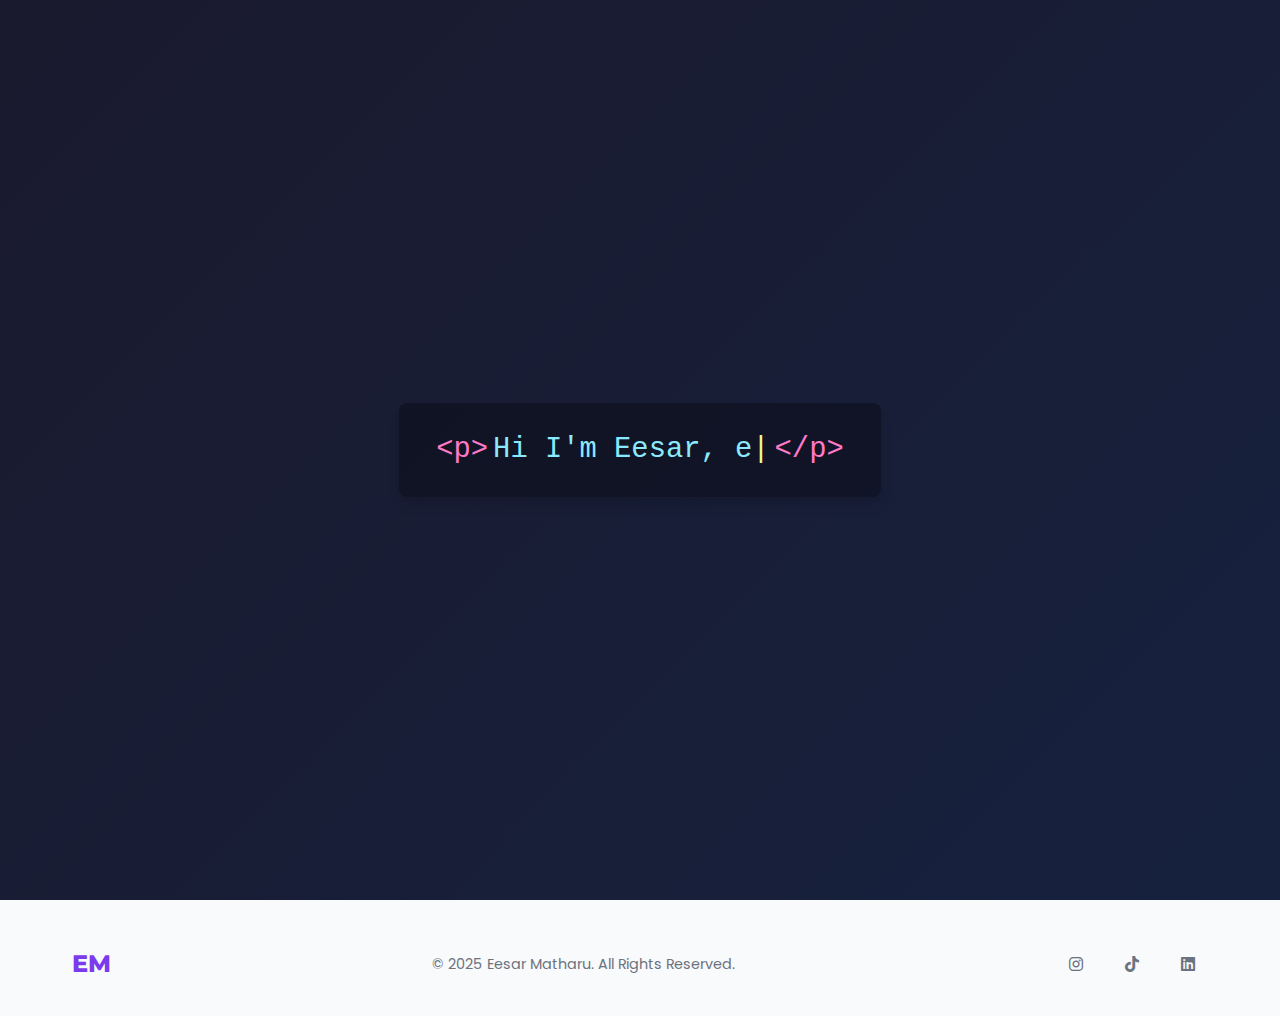
<file: index.html>
<!DOCTYPE html>
<html lang="en">
<head>
    <meta charset="UTF-8">
    <meta name="viewport" content="width=device-width, initial-scale=1.0">
    <title>Eesar Matharu | Personal Website</title>
    <link rel="stylesheet" href="styles.css">
    <!-- Font Awesome for modern icons -->
    <link rel="stylesheet" href="https://cdnjs.cloudflare.com/ajax/libs/font-awesome/6.4.0/css/all.min.css">
</head>
<body>

    <!-- typing intro section -->
    <div id="typing-intro">
        <div class="code-style">
            <span class="tag">&lt;p&gt;</span>
            <span id="type-text"></span>
            <span class="cursor">|</span>
            <span class="tag">&lt;/p&gt;</span>
        </div>
    </div>

    <!-- header section -->
    <header>
        <div class="container">
            <div class="logo">
                <a href="index.html">EM</a>
            </div>
            <nav>
                <ul>
                    <li><a href="index.html"><i class="fas fa-home"></i> Home</a></li>
                    <li><a href="about-me.html"><i class="fas fa-user"></i> About Me</a></li>
                    <li><a href="services.html"><i class="fas fa-cogs"></i> Services</a></li>
                    <li><a href="contact-me.html"><i class="fas fa-envelope"></i> Contact Me</a></li>
                </ul>
            </nav>
            <div class="theme-toggle">
                <i class="fas fa-moon"></i>
            </div>
        </div>
    </header>

    <!-- main section -->
    <main>
        <section class="hero">
            <div class="container">
                <div class="hero-content">
                    <h1>Hi, I'm <span class="highlight">Eesar Matharu</span></h1>
                    <p class="subtitle">Discover more about me, my services, and my passions.</p>
                    <div class="cta-buttons">
                        <a href="services.html" class="cta-button primary">My Services</a>
                        <a href="about-me.html" class="cta-button secondary">About Me</a>
                    </div>
                    <div class="social-icons">
    <a href="https://www.instagram.com/hennaxeesar?igsh=bGlqaHNzNTZlZnRq&utm_source=qr" class="social-icon"><i class="fab fa-instagram"></i></a>
    <a href="https://www.tiktok.com/@hennaxeesar?_t=ZN-8vOqBqZziFy&_r=1" class="social-icon"><i class="fab fa-tiktok"></i></a>
    <a href="https://www.linkedin.com/in/eesar-matharu-598b62259?utm_source=share&utm_campaign=share_via&utm_content=profile&utm_medium=ios_app" class="social-icon"><i class="fab fa-linkedin"></i></a>
</div>
                </div>
                <div class="hero-image">
                    <div class="image-container">
                        <img src="images/EKM.png" alt="A photo of Eesar Matharu" class="actual-image">
                    </div>
                </div>
            </div>
            <div class="hero-shape"></div>
        </section>

        <!-- about teaser -->
        <section class="about-teaser">
            <div class="container">
                <div class="section-header">
                    <h2>About Me</h2>
                    <div class="section-divider"></div>
                </div>
                <p>Get to know my journey, skills, and achievements.</p>
                <a href="about-me.html" class="cta-button outline">Read More</a>
            </div>
        </section>
    </main>

    <!-- footer section -->
    <footer>
        <div class="container">
            <div class="footer-content">
                <div class="footer-logo">EM</div>
                <p>&copy; 2025 Eesar Matharu. All Rights Reserved.</p>
                <div class="social-icons">
                    <a href="https://www.instagram.com/hennaxeesar?igsh=bGlqaHNzNTZlZnRq&utm_source=qr" class="social-icon"><i class="fab fa-instagram"></i></a>
                    <a href="https://www.tiktok.com/@hennaxeesar?_t=ZN-8vOqBqZziFy&_r=1" class="social-icon"><i class="fab fa-tiktok"></i></a>
                    <a href="https://www.linkedin.com/in/eesar-matharu-598b62259?utm_source=share&utm_campaign=share_via&utm_content=profile&utm_medium=ios_app" class="social-icon"><i class="fab fa-linkedin"></i></a>
                </div>
            </div>
        </div>
    </footer>

    <!-- typing animation script -->
    <script>
        const text = "Hi I'm Eesar, explore this website about myself!";
        const textElement = document.getElementById("type-text");
        let i = 0;

        function typeWriter() {
            if (i < text.length) {
                textElement.innerHTML += text.charAt(i);
                i++;
                setTimeout(typeWriter, 50);
            } else {
                setTimeout(() => {
                    document.getElementById("typing-intro").classList.add("hidden-intro");
                }, 1000);
            }
        }

        window.onload = typeWriter;

        // theme toggle functionality
        document.querySelector('.theme-toggle').addEventListener('click', function() {
            document.body.classList.toggle('dark-mode');
            const icon = this.querySelector('i');
            if (icon.classList.contains('fa-moon')) {
                icon.classList.remove('fa-moon');
                icon.classList.add('fa-sun');
            } else {
                icon.classList.remove('fa-sun');
                icon.classList.add('fa-moon');
            }
        });
    </script>

</body>
</html>
</file>
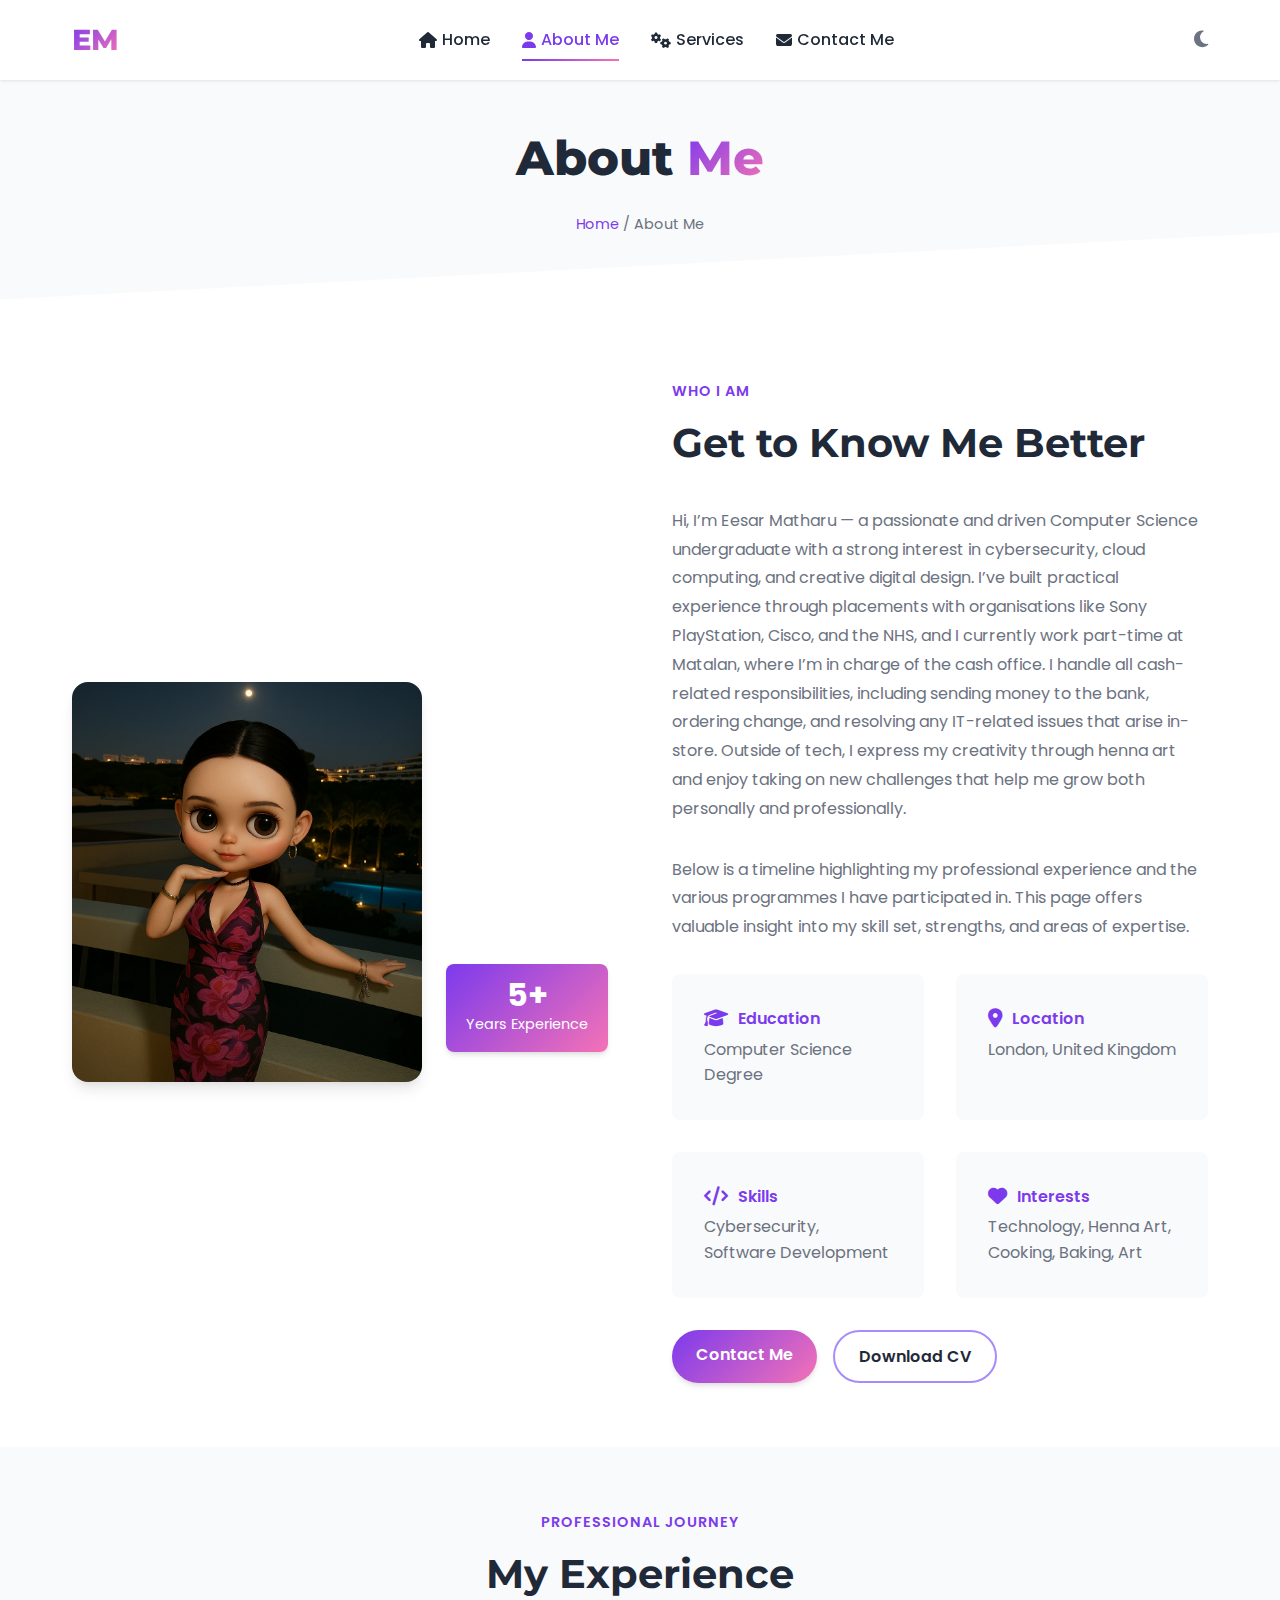
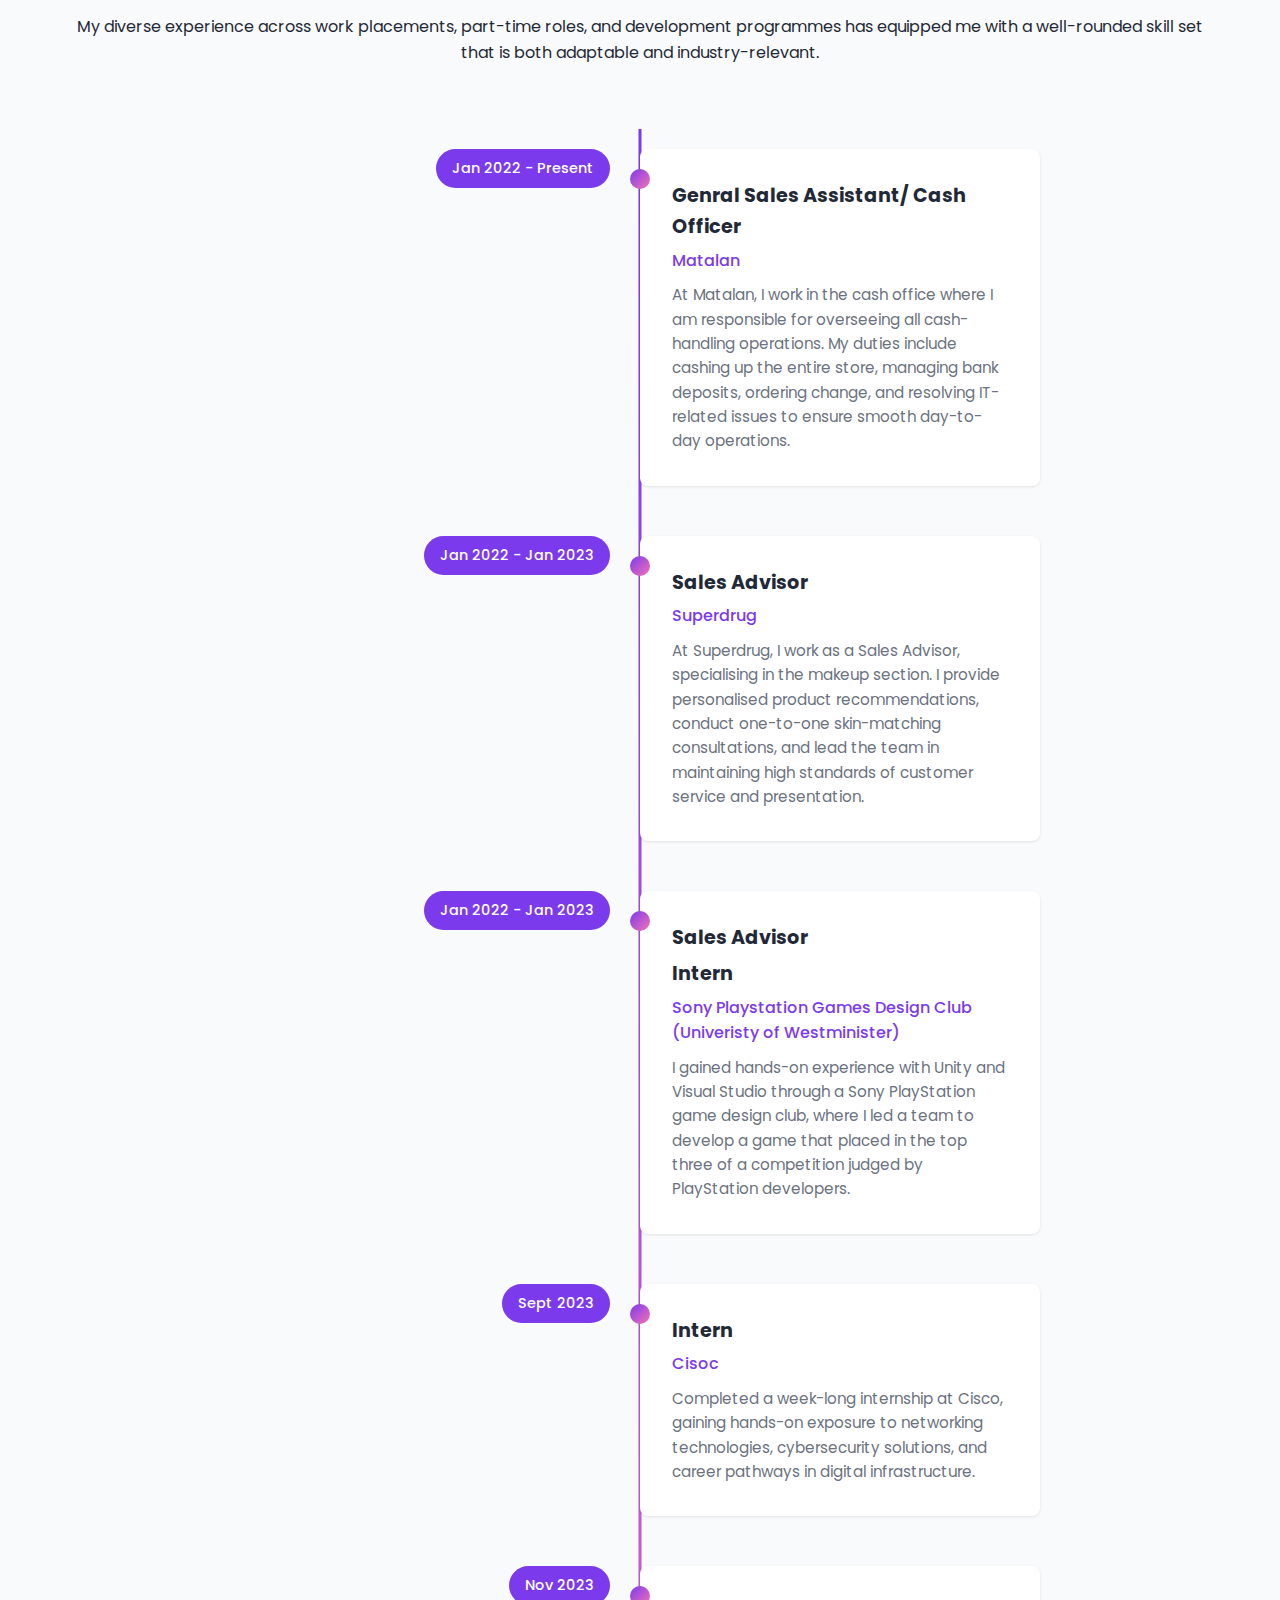
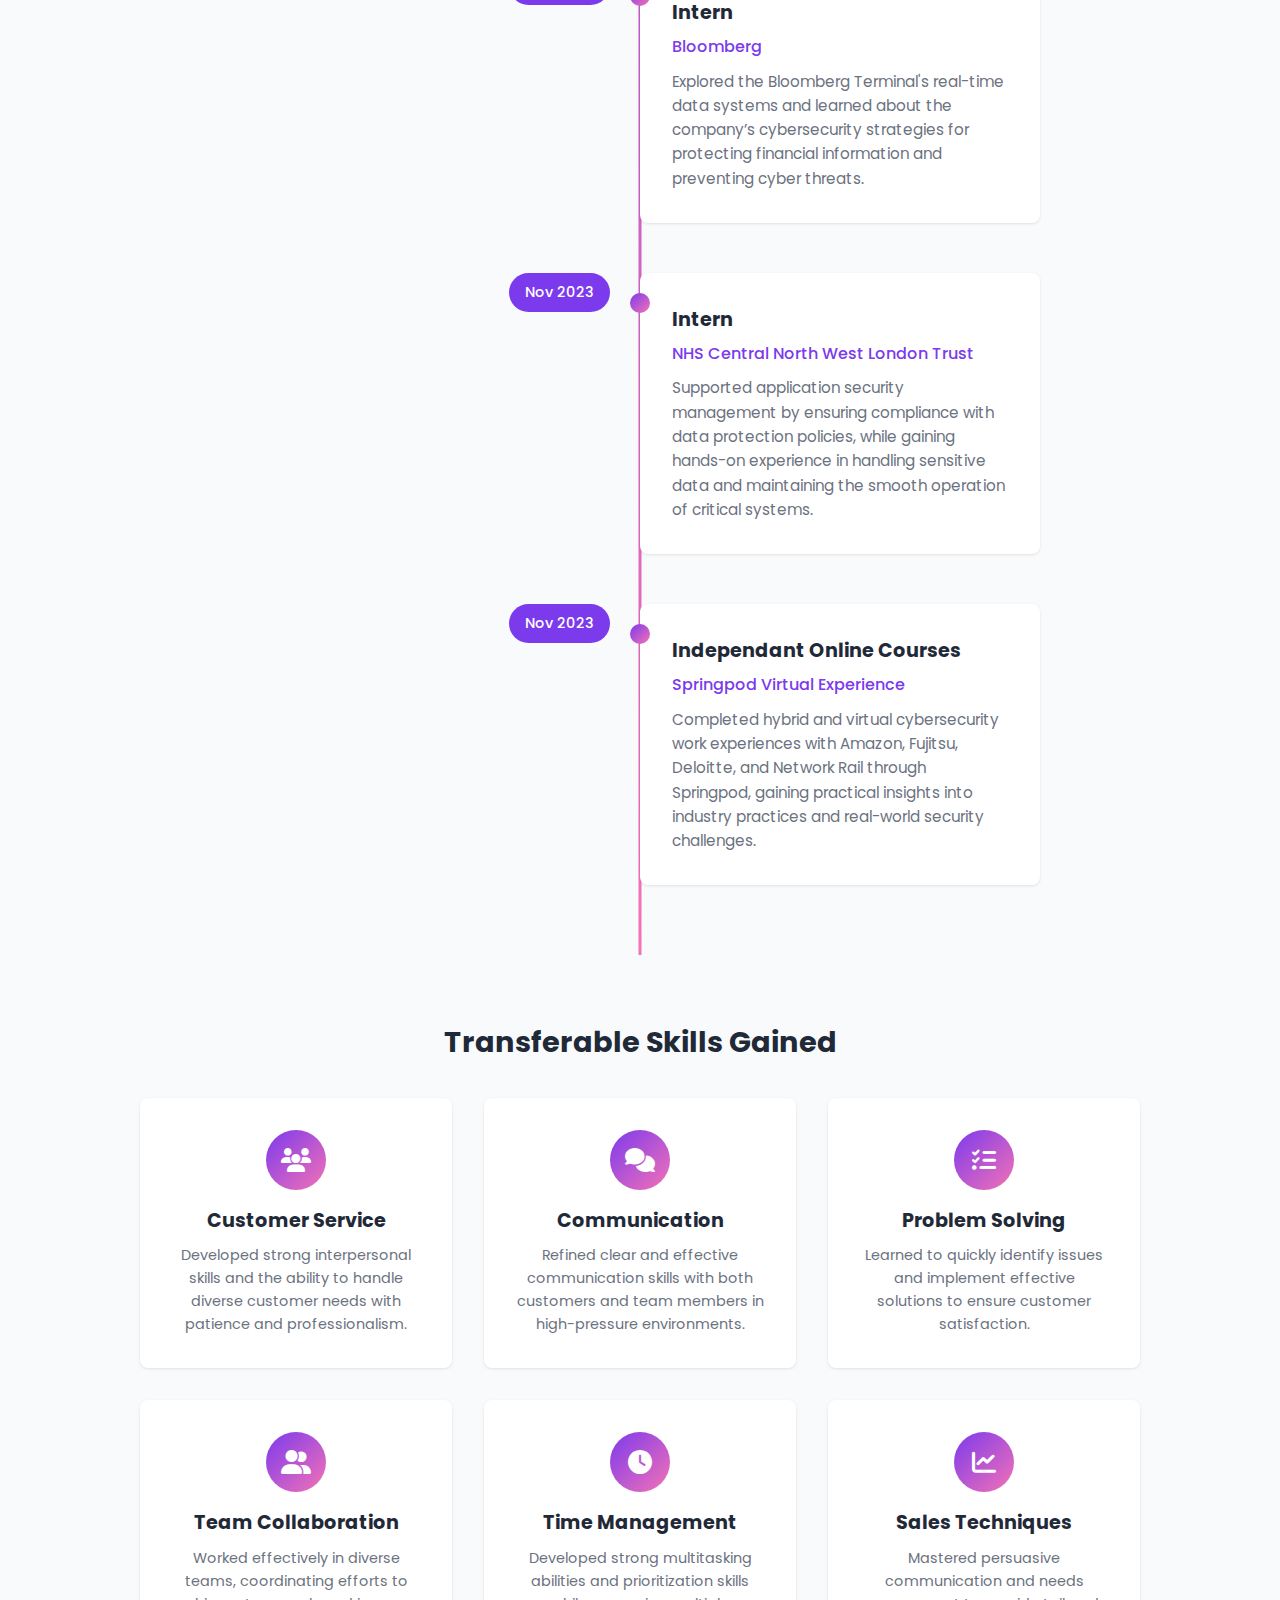
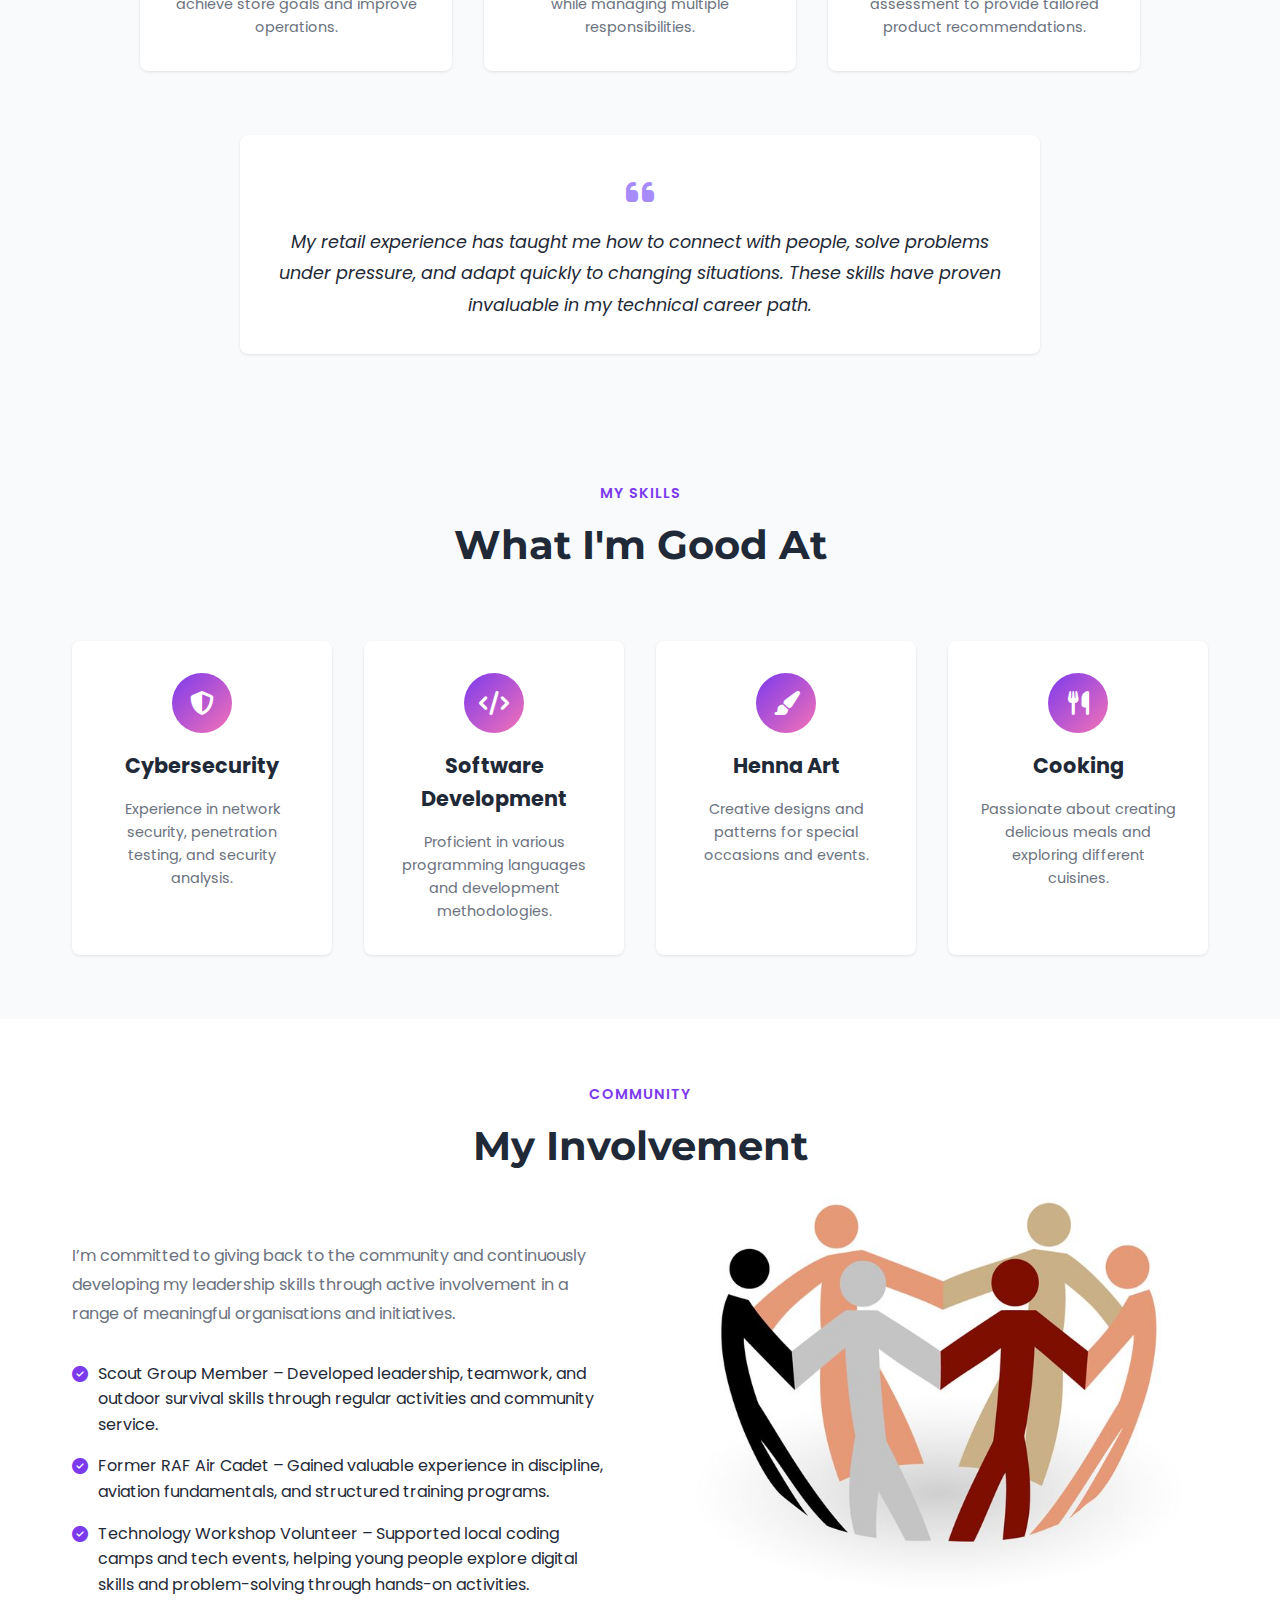
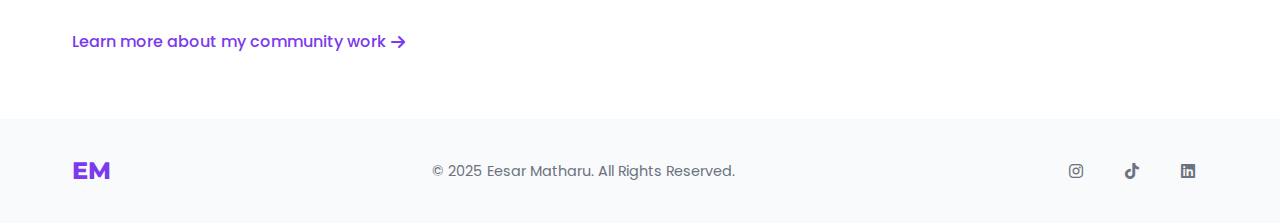
<file: about-me.html>
<!DOCTYPE html>
<html lang="en">
<head>
  <meta charset="UTF-8">
  <meta name="viewport" content="width=device-width, initial-scale=1.0">
  <title>About Me | Eesar Matharu</title>
  <link rel="stylesheet" href="styles.css">
  <link rel="stylesheet" href="https://cdnjs.cloudflare.com/ajax/libs/font-awesome/6.4.0/css/all.min.css">
</head>
<body>
  <!-- header -->
  <header>
      <div class="container">
          <div class="logo">
              <a href="index.html">EM</a>
          </div>
          <nav>
              <ul>
                  <li><a href="index.html"><i class="fas fa-home"></i> Home</a></li>
                  <li><a href="about-me.html" class="active"><i class="fas fa-user"></i> About Me</a></li>
                  <li><a href="services.html"><i class="fas fa-cogs"></i> Services</a></li>
                  <li><a href="contact-me.html"><i class="fas fa-envelope"></i> Contact Me</a></li>
              </ul>
          </nav>
          <div class="theme-toggle">
              <i class="fas fa-moon"></i>
          </div>
      </div>
  </header>

  <!-- main -->
  <main>
      <!-- page header -->
      <section class="page-header">
          <div class="container">
              <h1>About <span class="highlight">Me</span></h1>
              <div class="breadcrumbs">
                  <a href="index.html">Home</a> / <span>About Me</span>
              </div>
          </div>
          <div class="header-shape"></div>
      </section>

      <!-- about content -->
      <section class="about-section">
          <div class="container">
              <div class="about-content">
                  <div class="about-image">
                      <div class="image-frame">
                          <img src="images/EKM.png" alt="A photo of Eesar Matharu" class="actual-image">
                      </div>
                      <div class="experience-badge">
                          <span class="number">5+</span>
                          <span class="text">Years Experience</span>
                      </div>
                  </div>
                  <div class="about-text">
                      <div class="section-subtitle">Who I Am</div>
                      <h2>Get to Know Me Better</h2>
                      <div class="about-description">
                          <p>Hi, I’m Eesar Matharu — a passionate and driven Computer Science undergraduate with a strong interest in cybersecurity, cloud computing, and creative digital design. I’ve built practical experience through placements with organisations like Sony PlayStation, Cisco, and the NHS, and I currently work part-time at Matalan, where I’m in charge of the cash office. I handle all cash-related responsibilities, including sending money to the bank, ordering change, and resolving any IT-related issues that arise in-store. Outside of tech, I express my creativity through henna art and enjoy taking on new challenges that help me grow both personally and professionally.</p>
                          <p>Below is a timeline highlighting my professional experience and the various programmes I have participated in. This page offers valuable insight into my skill set, strengths, and areas of expertise.</p>
                      </div>
                      <div class="about-info">
                          <div class="info-item">
                              <div class="info-title">
                                  <i class="fas fa-graduation-cap"></i>
                                  Education
                              </div>
                              <div class="info-content">Computer Science Degree</div>
                          </div>
                          <div class="info-item">
                              <div class="info-title">
                                  <i class="fas fa-map-marker-alt"></i>
                                  Location
                              </div>
                              <div class="info-content">London, United Kingdom</div>
                          </div>
                          <div class="info-item">
                              <div class="info-title">
                                  <i class="fas fa-code"></i>
                                  Skills
                              </div>
                              <div class="info-content">Cybersecurity, Software Development</div>
                          </div>
                          <div class="info-item">
                              <div class="info-title">
                                  <i class="fas fa-heart"></i>
                                  Interests
                              </div>
                              <div class="info-content">Technology, Henna Art, Cooking, Baking, Art</div>
                          </div>
                      </div>
                      <div class="about-cta">
                        <a href="contact-me.html" class="cta-button primary">Contact Me</a>
                        <a href="attachments/CV.pdf" class="cta-button secondary" download>Download CV</a>
                    </div>                    
                  </div>
              </div>
          </div>
      </section>

      <!-- experince section -->
      <section class="work-experience-section">
          <div class="container">
              <div class="section-header">
                  <div class="section-subtitle">Professional Journey</div>
                  <h2>My Experience</h2>
                  <p>My diverse experience across work placements, part-time roles, and development programmes has equipped me with a well-rounded skill set that is both adaptable and industry-relevant.</p>
              </div>
              
              <div class="timeline">
                  <div class="timeline-item">
                      <div class="timeline-dot"></div>
                      <div class="timeline-date">
                          <span>Jan 2022 - Present</span>
                      </div>
                      <div class="timeline-content">
                          <h3>Genral Sales Assistant/ Cash Officer</h3>
                          <h4>Matalan</h4>
                          <p>At Matalan, I work in the cash office where I am responsible for overseeing all cash-handling operations. My duties include cashing up the entire store, managing bank deposits, ordering change, and resolving IT-related issues to ensure smooth day-to-day operations.</p>
                      </div>
                  </div>
                  
                  <div class="timeline-item">
                      <div class="timeline-dot"></div>
                      <div class="timeline-date">
                          <span>Jan 2022 - Jan 2023</span>
                      </div>
                      <div class="timeline-content">
                          <h3>Sales Advisor</h3>
                          <h4>Superdrug</h4>
                          <p>At Superdrug, I work as a Sales Advisor, specialising in the makeup section. I provide personalised product recommendations, conduct one-to-one skin-matching consultations, and lead the team in maintaining high standards of customer service and presentation.</p>
                      </div>
                  </div>
                  
                  <div class="timeline-item">
                    <div class="timeline-dot"></div>
                    <div class="timeline-date">
                        <span>Jan 2022 - Jan 2023</span>
                    </div>
                    <div class="timeline-content">
                        <h3>Sales Advisor</h3>
                        <h3>Intern</h3>
                          <h4>Sony Playstation Games Design Club (Univeristy of Westminister)</h4>
                          <p>I gained hands-on experience with Unity and Visual Studio through a Sony PlayStation game design club, where I led a team to develop a game that placed in the top three of a competition judged by PlayStation developers.</p>
                    </div>
                </div>

                <div class="timeline-item">
                    <div class="timeline-dot"></div>
                    <div class="timeline-date">
                        <span>Sept 2023</span>
                    </div>
                    <div class="timeline-content">
                        <h3>Intern</h3>
                        <h4>Cisoc</h4>
                        <p>Completed a week-long internship at Cisco, gaining hands-on exposure to networking technologies, cybersecurity solutions, and career pathways in digital infrastructure.</p>
                    </div>
                </div>

                <div class="timeline-item">
                    <div class="timeline-dot"></div>
                    <div class="timeline-date">
                        <span>Nov 2023</span>
                    </div>
                    <div class="timeline-content">
                        <h3>Intern</h3>
                        <h4>Bloomberg</h4>
                        <p>Explored the Bloomberg Terminal's real-time data systems and learned about the company’s cybersecurity strategies for protecting financial information and preventing cyber threats.</p>
                    </div>
                </div>

                <div class="timeline-item">
                    <div class="timeline-dot"></div>
                    <div class="timeline-date">
                        <span>Nov 2023</span>
                    </div>
                    <div class="timeline-content">
                        <h3>Intern</h3>
                        <h4>NHS Central North West London Trust</h4>
                        <p>Supported application security management by ensuring compliance with data protection policies, while gaining hands-on experience in handling sensitive data and maintaining the smooth operation of critical systems.</p>
                    </div>
                </div>

              <div class="timeline-item">
                <div class="timeline-dot"></div>
                <div class="timeline-date">
                    <span>Nov 2023</span>
                </div>
                <div class="timeline-content">
                    <h3>Independant Online Courses</h3>
                    <h4>Springpod Virtual Experience</h4>
                    <p>Completed hybrid and virtual cybersecurity work experiences with Amazon, Fujitsu, Deloitte, and Network Rail through Springpod, gaining practical insights into industry practices and real-world security challenges.</p>
                </div>
            </div>
        </div>
              
              <div class="retail-skills">
                  <h3>Transferable Skills Gained</h3>
                  <div class="skills-grid">
                      <div class="skill-card">
                          <div class="skill-icon">
                              <i class="fas fa-users"></i>
                          </div>
                          <h4>Customer Service</h4>
                          <p>Developed strong interpersonal skills and the ability to handle diverse customer needs with patience and professionalism.</p>
                      </div>
                      
                      <div class="skill-card">
                          <div class="skill-icon">
                              <i class="fas fa-comments"></i>
                          </div>
                          <h4>Communication</h4>
                          <p>Refined clear and effective communication skills with both customers and team members in high-pressure environments.</p>
                      </div>
                      
                      <div class="skill-card">
                          <div class="skill-icon">
                              <i class="fas fa-tasks"></i>
                          </div>
                          <h4>Problem Solving</h4>
                          <p>Learned to quickly identify issues and implement effective solutions to ensure customer satisfaction.</p>
                      </div>
                      
                      <div class="skill-card">
                          <div class="skill-icon">
                              <i class="fas fa-user-friends"></i>
                          </div>
                          <h4>Team Collaboration</h4>
                          <p>Worked effectively in diverse teams, coordinating efforts to achieve store goals and improve operations.</p>
                      </div>
                      
                      <div class="skill-card">
                          <div class="skill-icon">
                              <i class="fas fa-clock"></i>
                          </div>
                          <h4>Time Management</h4>
                          <p>Developed strong multitasking abilities and prioritization skills while managing multiple responsibilities.</p>
                      </div>
                      
                      <div class="skill-card">
                          <div class="skill-icon">
                              <i class="fas fa-chart-line"></i>
                          </div>
                          <h4>Sales Techniques</h4>
                          <p>Mastered persuasive communication and needs assessment to provide tailored product recommendations.</p>
                      </div>
                  </div>
              </div>
              
              <div class="testimonial">
                  <div class="quote-icon">
                      <i class="fas fa-quote-left"></i>
                  </div>
                  <blockquote>
                      My retail experience has taught me how to connect with people, solve problems under pressure, and adapt quickly to changing situations. These skills have proven invaluable in my technical career path.
                  </blockquote>
              </div>
          </div>
      </section>

      <!-- skills section -->
      <section class="skills-section">
          <div class="container">
              <div class="section-header">
                  <div class="section-subtitle">My Skills</div>
                  <h2>What I'm Good At</h2>
              </div>
              <div class="skills-container">
                  <div class="skill-card">
                      <div class="skill-icon">
                          <i class="fas fa-shield-alt"></i>
                      </div>
                      <h3>Cybersecurity</h3>
                      <p>Experience in network security, penetration testing, and security analysis.</p>
                  </div>
                  <div class="skill-card">
                      <div class="skill-icon">
                          <i class="fas fa-code"></i>
                      </div>
                      <h3>Software Development</h3>
                      <p>Proficient in various programming languages and development methodologies.</p>
                  </div>
                  <div class="skill-card">
                      <div class="skill-icon">
                          <i class="fas fa-paint-brush"></i>
                      </div>
                      <h3>Henna Art</h3>
                      <p>Creative designs and patterns for special occasions and events.</p>
                  </div>
                  <div class="skill-card">
                      <div class="skill-icon">
                          <i class="fas fa-utensils"></i>
                      </div>
                      <h3>Cooking</h3>
                      <p>Passionate about creating delicious meals and exploring different cuisines.</p>
                  </div>
              </div>
          </div>
      </section>

      <!-- community involvement -->
      <section class="community-section">
          <div class="container">
              <div class="section-header">
                  <div class="section-subtitle">Community</div>
                  <h2>My Involvement</h2>
              </div>
              <div class="community-content">
                  <div class="community-text">
                      <p>I’m committed to giving back to the community and continuously developing my leadership skills through active involvement in a range of meaningful organisations and initiatives.</p>
                      <ul class="community-list">
                          <li>
                              <i class="fas fa-check-circle"></i>
                              <span>Scout Group Member – Developed leadership, teamwork, and outdoor survival skills through regular activities and community service.</span>
                          </li>
                          <li>
                              <i class="fas fa-check-circle"></i>
                              <span>Former RAF Air Cadet – Gained valuable experience in discipline, aviation fundamentals, and structured training programs.</span>
                          </li>
                          <li>
                              <i class="fas fa-check-circle"></i>
                              <span>Technology Workshop Volunteer – Supported local coding camps and tech events, helping young people explore digital skills and problem-solving through hands-on activities.</span>
                          </li>
                      </ul>
                      <a href="#" class="text-link">Learn more about my community work <i class="fas fa-arrow-right"></i></a>
                  </div>
                  <div class="community-image">
                      <img src="images/community.jpg" alt="A photo of Eesar Matharu" class="actual-image">
                      </div>
                  </div>
              </div>
          </div>
      </section>
  </main>

  <!-- footer -->
  <footer>
      <div class="container">
          <div class="footer-content">
              <div class="footer-logo">EM</div>
              <p>&copy; 2025 Eesar Matharu. All Rights Reserved.</p>
              <div class="social-icons">
                <a href="https://www.instagram.com/hennaxeesar?igsh=bGlqaHNzNTZlZnRq&utm_source=qr" class="social-icon"><i class="fab fa-instagram"></i></a>
                <a href="https://www.tiktok.com/@hennaxeesar?_t=ZN-8vOqBqZziFy&_r=1" class="social-icon"><i class="fab fa-tiktok"></i></a>
                <a href="https://www.linkedin.com/in/eesar-matharu-598b62259?utm_source=share&utm_campaign=share_via&utm_content=profile&utm_medium=ios_app" class="social-icon"><i class="fab fa-linkedin"></i></a>
            </div>
          </div>
      </div>
  </footer>

  <!-- script for theme toggle -->
  <script>
      // theme toggle functionality
      document.querySelector('.theme-toggle').addEventListener('click', function() {
          document.body.classList.toggle('dark-mode');
          const icon = this.querySelector('i');
          if (icon.classList.contains('fa-moon')) {
              icon.classList.remove('fa-moon');
              icon.classList.add('fa-sun');
          } else {
              icon.classList.remove('fa-sun');
              icon.classList.add('fa-moon');
          }
      });
  </script>
</body>
</html>
</file>
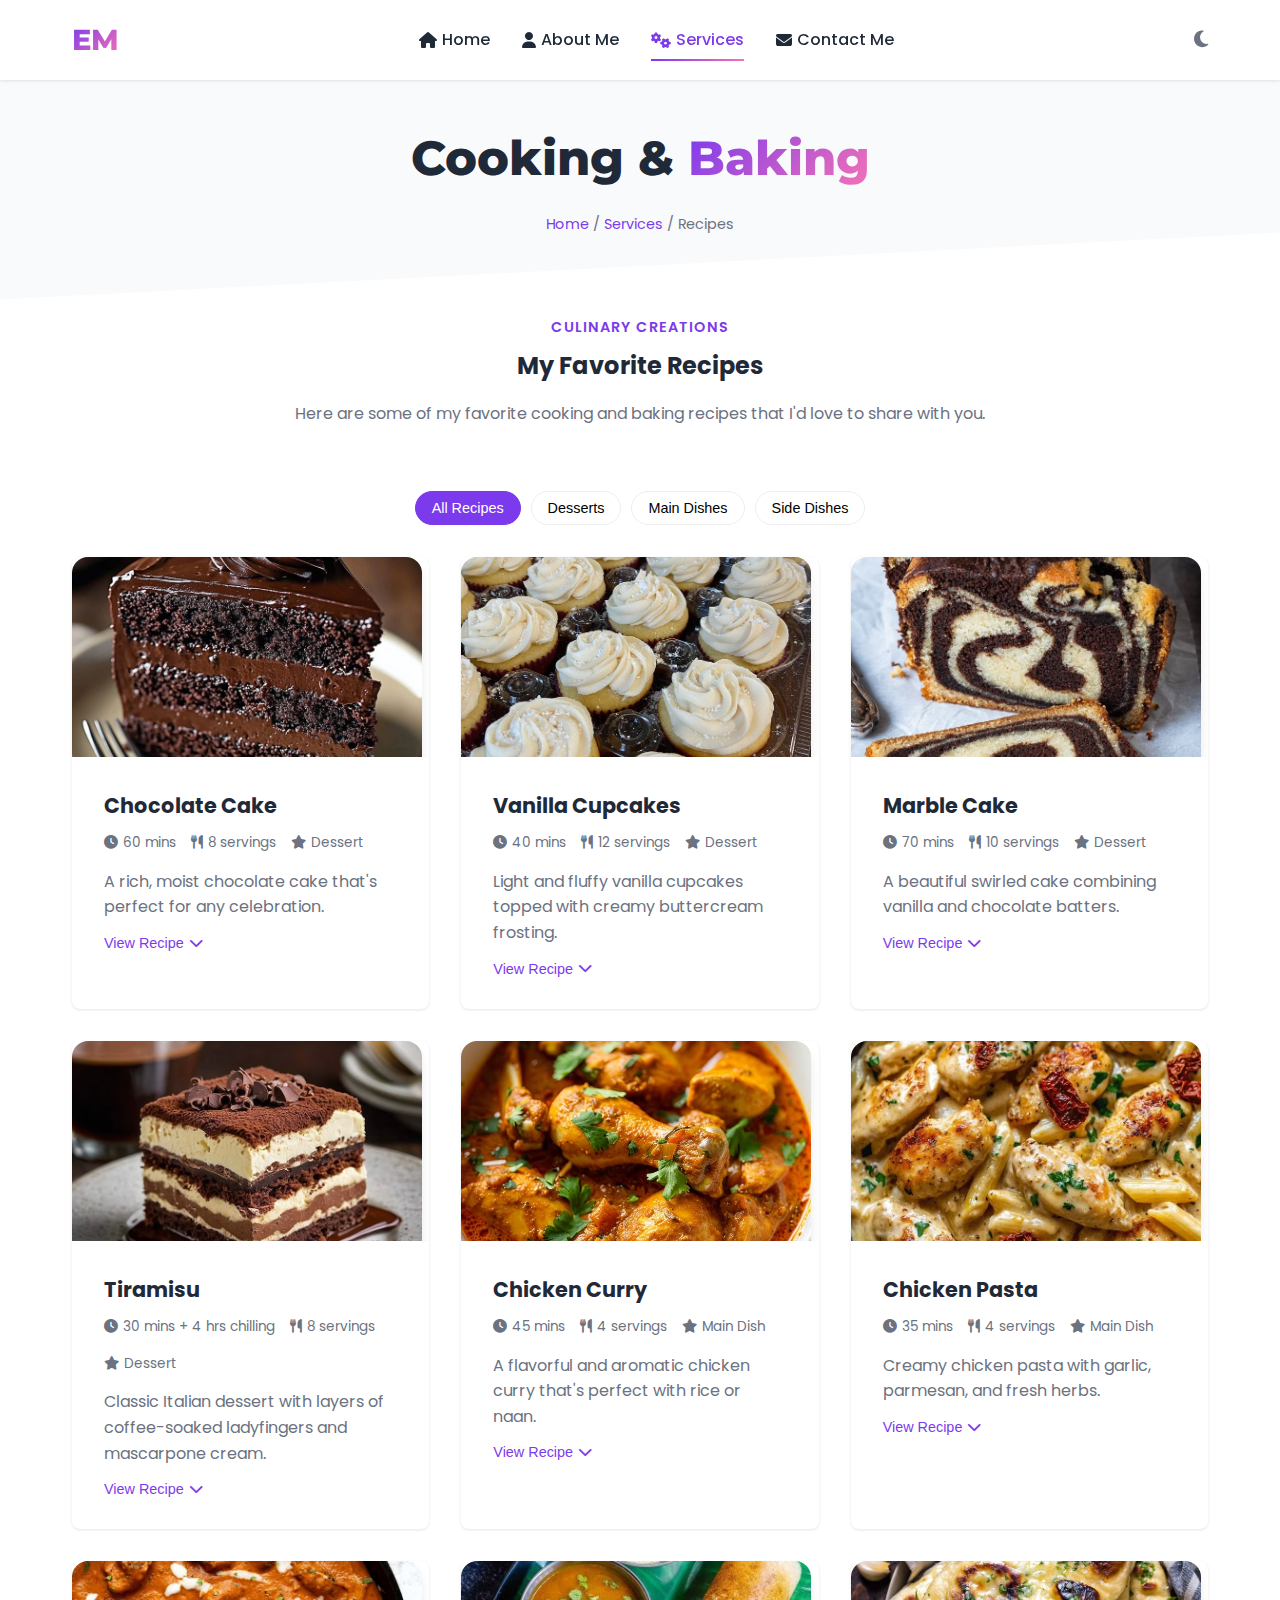
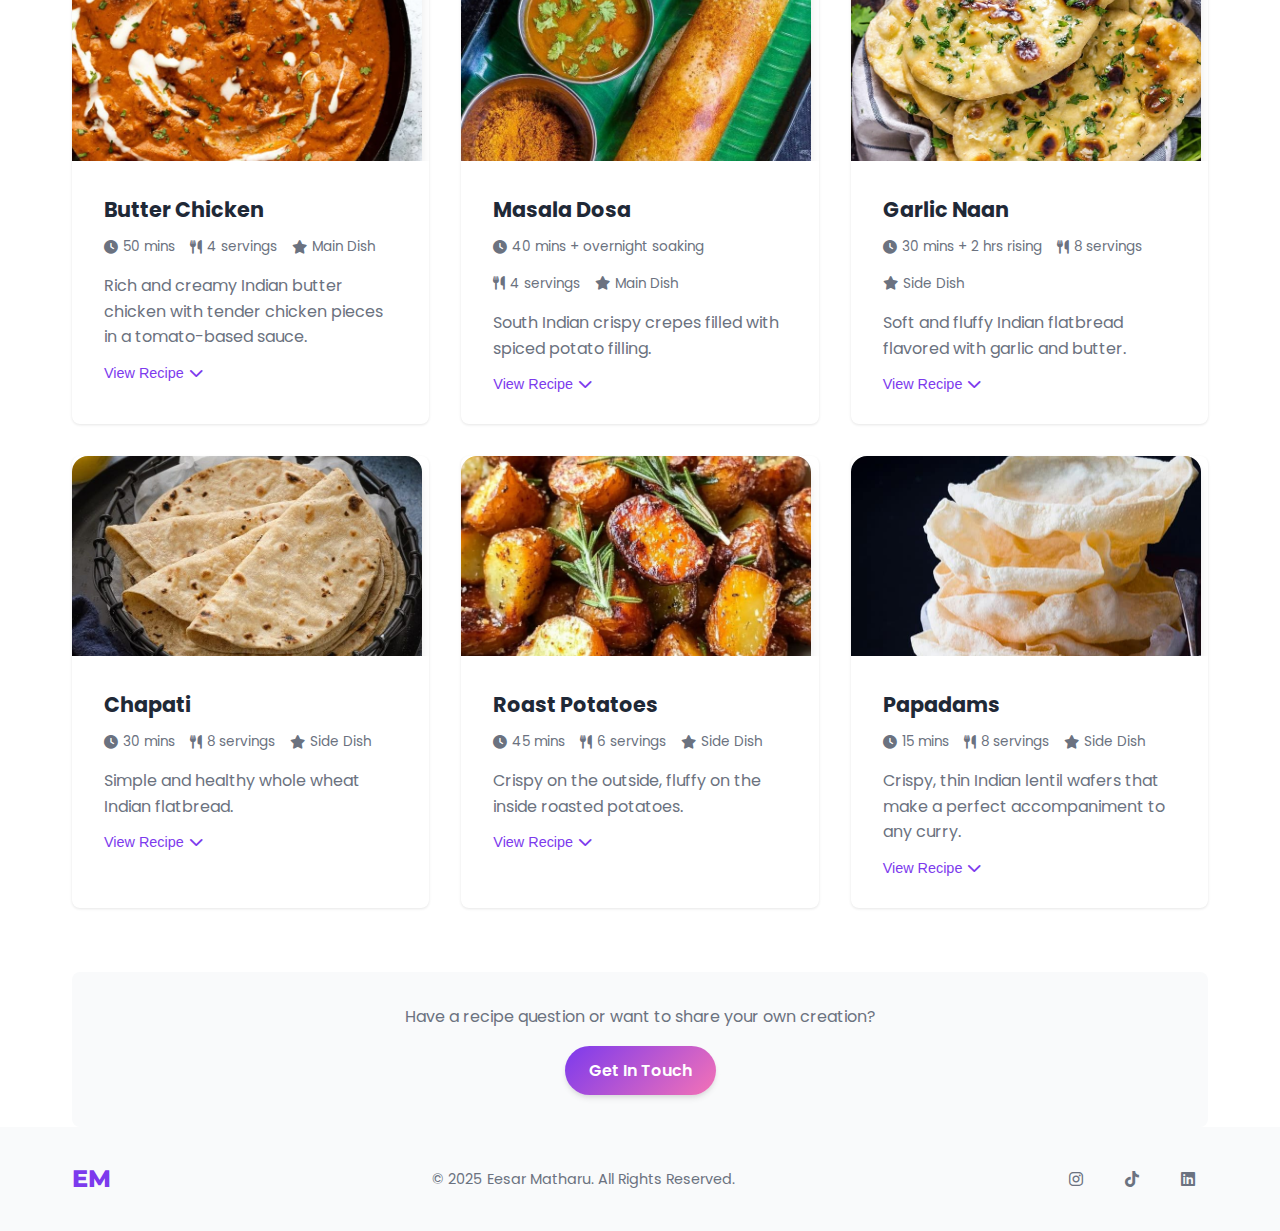
<file: cooking-baking-recipes.html>
<!DOCTYPE html>
<html lang="en">
<head>
    <meta charset="UTF-8">
    <meta name="viewport" content="width=device-width, initial-scale=1.0">
    <title>Cooking & Baking Recipes | Eesar Matharu</title>
    <link rel="stylesheet" href="styles.css">
    <link rel="stylesheet" href="https://cdnjs.cloudflare.com/ajax/libs/font-awesome/6.4.0/css/all.min.css">
</head>
<body>
    <!-- header -->
    <header>
        <div class="container">
            <div class="logo">
                <a href="index.html">EM</a>
            </div>
            <nav>
                <ul>
                    <li><a href="index.html"><i class="fas fa-home"></i> Home</a></li>
                    <li><a href="about-me.html"><i class="fas fa-user"></i> About Me</a></li>
                    <li><a href="services.html" class="active"><i class="fas fa-cogs"></i> Services</a></li>
                    <li><a href="contact-me.html"><i class="fas fa-envelope"></i> Contact Me</a></li>
                </ul>
            </nav>
            <div class="theme-toggle">
                <i class="fas fa-moon"></i>
            </div>
        </div>
    </header>

    <!-- main -->
    <main>
        <!-- page header -->
        <section class="page-header">
            <div class="container">
                <h1>Cooking & <span class="highlight">Baking</span></h1>
                <div class="breadcrumbs">
                    <a href="index.html">Home</a> / <a href="services.html">Services</a> / <span>Recipes</span>
                </div>
            </div>
            <div class="header-shape"></div>
        </section>

        <!-- ALL recipes -->
        <section class="recipes-section">
            <div class="container">
                <div class="section-intro">
                    <div class="section-subtitle">Culinary Creations</div>
                    <h2>My Favorite Recipes</h2>
                    <p>Here are some of my favorite cooking and baking recipes that I'd love to share with you.</p>
                </div>
                
                <div class="recipe-categories">
                    <button class="category-btn active" data-category="all">All Recipes</button>
                    <button class="category-btn" data-category="desserts">Desserts</button>
                    <button class="category-btn" data-category="mains">Main Dishes</button>
                    <button class="category-btn" data-category="sides">Side Dishes</button>
                </div>
                
                <div class="recipes-grid">
                    <!-- DESSERTS -->
                    <div class="recipe-card" data-category="desserts">
                        <div class="recipe-image">
                            <div class="image-frame">
                                <img src="images/choco-cake.jpg" alt="A photo of Eesar Matharu" class="actual-image">
                            </div>
                        </div>
                        <div class="recipe-content">
                            <h3>Chocolate Cake</h3>
                            <div class="recipe-meta">
                                <span><i class="fas fa-clock"></i> 60 mins</span>
                                <span><i class="fas fa-utensils"></i> 8 servings</span>
                                <span><i class="fas fa-star"></i> Dessert</span>
                            </div>
                            <p>A rich, moist chocolate cake that's perfect for any celebration.</p>
                            <button class="recipe-toggle">View Recipe <i class="fas fa-chevron-down"></i></button>
                            <div class="recipe-details">
                                <div class="ingredients">
                                    <h4>Ingredients</h4>
                                    <ul>
                                        <li>2 cups all-purpose flour</li>
                                        <li>2 cups sugar</li>
                                        <li>3/4 cup unsweetened cocoa powder</li>
                                        <li>1 1/2 teaspoons baking powder</li>
                                        <li>1 1/2 teaspoons baking soda</li>
                                        <li>1 teaspoon salt</li>
                                        <li>2 eggs</li>
                                        <li>1 cup milk</li>
                                        <li>1/2 cup vegetable oil</li>
                                        <li>2 teaspoons vanilla extract</li>
                                        <li>1 cup boiling water</li>
                                    </ul>
                                </div>
                                <div class="instructions">
                                    <h4>Instructions</h4>
                                    <ol>
                                        <li>Preheat oven to 350°F (175°C). Grease and flour two 9-inch round cake pans.</li>
                                        <li>In a large bowl, combine flour, sugar, cocoa, baking powder, baking soda, and salt.</li>
                                        <li>Add eggs, milk, oil, and vanilla; beat for 2 minutes.</li>
                                        <li>Stir in boiling water (batter will be thin).</li>
                                        <li>Pour into prepared pans and bake for 30-35 minutes.</li>
                                        <li>Cool completely before frosting.</li>
                                    </ol>
                                </div>
                            </div>
                        </div>
                    </div>
                    
                    <div class="recipe-card" data-category="desserts">
                        <div class="recipe-image">
                            <div class="image-frame">
                                <img src="images/vn-cupcakes.jpg" alt="A photo of Eesar Matharu" class="actual-image">
                            </div>
                        </div>
                        <div class="recipe-content">
                            <h3>Vanilla Cupcakes</h3>
                            <div class="recipe-meta">
                                <span><i class="fas fa-clock"></i> 40 mins</span>
                                <span><i class="fas fa-utensils"></i> 12 servings</span>
                                <span><i class="fas fa-star"></i> Dessert</span>
                            </div>
                            <p>Light and fluffy vanilla cupcakes topped with creamy buttercream frosting.</p>
                            <button class="recipe-toggle">View Recipe <i class="fas fa-chevron-down"></i></button>
                            <div class="recipe-details">
                                <div class="ingredients">
                                    <h4>Ingredients</h4>
                                    <ul>
                                        <li>1 1/2 cups all-purpose flour</li>
                                        <li>1 1/2 teaspoons baking powder</li>
                                        <li>1/4 teaspoon salt</li>
                                        <li>1/2 cup unsalted butter, softened</li>
                                        <li>1 cup granulated sugar</li>
                                        <li>2 large eggs</li>
                                        <li>1 1/2 teaspoons vanilla extract</li>
                                        <li>1/2 cup milk</li>
                                        <li>For frosting: 1 cup butter, 3 cups powdered sugar, 2 tsp vanilla, 2 tbsp milk</li>
                                    </ul>
                                </div>
                                <div class="instructions">
                                    <h4>Instructions</h4>
                                    <ol>
                                        <li>Preheat oven to 350°F (175°C). Line a 12-cup muffin tin with paper liners.</li>
                                        <li>In a medium bowl, whisk together flour, baking powder, and salt.</li>
                                        <li>In a large bowl, beat butter and sugar until light and fluffy.</li>
                                        <li>Beat in eggs one at a time, then stir in vanilla.</li>
                                        <li>Gradually beat in flour mixture alternating with milk.</li>
                                        <li>Divide batter among cupcake liners, filling each about 2/3 full.</li>
                                        <li>Bake for 18-20 minutes or until a toothpick inserted comes out clean.</li>
                                        <li>Cool completely before frosting with buttercream.</li>
                                    </ol>
                                </div>
                            </div>
                        </div>
                    </div>
                    
                    <div class="recipe-card" data-category="desserts">
                        <div class="recipe-image">
                            <div class="image-frame">
                                <img src="images/marble-cake.jpg" alt="A photo of Eesar Matharu" class="actual-image">
                            </div>
                        </div>
                        <div class="recipe-content">
                            <h3>Marble Cake</h3>
                            <div class="recipe-meta">
                                <span><i class="fas fa-clock"></i> 70 mins</span>
                                <span><i class="fas fa-utensils"></i> 10 servings</span>
                                <span><i class="fas fa-star"></i> Dessert</span>
                            </div>
                            <p>A beautiful swirled cake combining vanilla and chocolate batters.</p>
                            <button class="recipe-toggle">View Recipe <i class="fas fa-chevron-down"></i></button>
                            <div class="recipe-details">
                                <div class="ingredients">
                                    <h4>Ingredients</h4>
                                    <ul>
                                        <li>2 1/4 cups all-purpose flour</li>
                                        <li>2 1/2 teaspoons baking powder</li>
                                        <li>1/2 teaspoon salt</li>
                                        <li>3/4 cup unsalted butter, softened</li>
                                        <li>1 1/2 cups granulated sugar</li>
                                        <li>3 large eggs</li>
                                        <li>1 1/2 teaspoons vanilla extract</li>
                                        <li>1 cup milk</li>
                                        <li>1/3 cup unsweetened cocoa powder</li>
                                        <li>1/4 cup hot water</li>
                                    </ul>
                                </div>
                                <div class="instructions">
                                    <h4>Instructions</h4>
                                    <ol>
                                        <li>Preheat oven to 350°F (175°C). Grease and flour a 9x5 inch loaf pan.</li>
                                        <li>In a medium bowl, whisk together flour, baking powder, and salt.</li>
                                        <li>In a large bowl, cream together butter and sugar until light and fluffy.</li>
                                        <li>Beat in eggs one at a time, then stir in vanilla.</li>
                                        <li>Gradually mix in the flour mixture alternating with milk.</li>
                                        <li>Divide batter in half. Mix cocoa powder and hot water, then stir into one half of the batter.</li>
                                        <li>Spoon batters alternately into the prepared pan. Swirl with a knife for marble effect.</li>
                                        <li>Bake for 50-60 minutes until a toothpick inserted comes out clean.</li>
                                        <li>Cool in pan for 10 minutes, then remove to a wire rack to cool completely.</li>
                                    </ol>
                                </div>
                            </div>
                        </div>
                    </div>
                    
                    <div class="recipe-card" data-category="desserts">
                        <div class="recipe-image">
                            <div class="image-frame">
                                <img src="images/tiramisu.jpg" alt="A photo of Eesar Matharu" class="actual-image">
                            </div>
                        </div>
                        <div class="recipe-content">
                            <h3>Tiramisu</h3>
                            <div class="recipe-meta">
                                <span><i class="fas fa-clock"></i> 30 mins + 4 hrs chilling</span>
                                <span><i class="fas fa-utensils"></i> 8 servings</span>
                                <span><i class="fas fa-star"></i> Dessert</span>
                            </div>
                            <p>Classic Italian dessert with layers of coffee-soaked ladyfingers and mascarpone cream.</p>
                            <button class="recipe-toggle">View Recipe <i class="fas fa-chevron-down"></i></button>
                            <div class="recipe-details">
                                <div class="ingredients">
                                    <h4>Ingredients</h4>
                                    <ul>
                                        <li>6 egg yolks</li>
                                        <li>3/4 cup white sugar</li>
                                        <li>2/3 cup milk</li>
                                        <li>1 1/4 cups heavy cream</li>
                                        <li>1 teaspoon vanilla extract</li>
                                        <li>1 pound mascarpone cheese</li>
                                        <li>1/4 cup strong brewed coffee, cooled</li>
                                        <li>2 tablespoons rum</li>
                                        <li>24 ladyfinger cookies</li>
                                        <li>1 tablespoon unsweetened cocoa powder</li>
                                    </ul>
                                </div>
                                <div class="instructions">
                                    <h4>Instructions</h4>
                                    <ol>
                                        <li>In a medium saucepan, whisk together egg yolks and sugar until well blended.</li>
                                        <li>Whisk in milk and cook over medium heat, stirring constantly, until mixture boils.</li>
                                        <li>Boil gently for 1 minute, then remove from heat and allow to cool slightly.</li>
                                        <li>Cover tightly and chill in refrigerator for 1 hour.</li>
                                        <li>In a medium bowl, beat cream with vanilla until stiff peaks form.</li>
                                        <li>Whisk mascarpone into the yolk mixture until smooth.</li>
                                        <li>Fold in whipped cream. Set aside.</li>
                                        <li>In a small bowl, combine coffee and rum.</li>
                                        <li>Split ladyfingers in half lengthwise and drizzle with coffee mixture.</li>
                                        <li>Arrange half of soaked ladyfingers in bottom of a 7x11 inch dish.</li>
                                        <li>Spread half of mascarpone mixture over ladyfingers, then repeat layers.</li>
                                        <li>Sprinkle with cocoa powder. Cover and refrigerate for 4-6 hours, until set.</li>
                                    </ol>
                                </div>
                            </div>
                        </div>
                    </div>
                    
                    <!-- MAIN DISHES -->
                    <div class="recipe-card" data-category="mains">
                        <div class="recipe-image">
                            <div class="image-frame">
                                <img src="images/chicken-curry.jpg" alt="A photo of Eesar Matharu" class="actual-image">
                            </div>
                        </div>
                        <div class="recipe-content">
                            <h3>Chicken Curry</h3>
                            <div class="recipe-meta">
                                <span><i class="fas fa-clock"></i> 45 mins</span>
                                <span><i class="fas fa-utensils"></i> 4 servings</span>
                                <span><i class="fas fa-star"></i> Main Dish</span>
                            </div>
                            <p>A flavorful and aromatic chicken curry that's perfect with rice or naan.</p>
                            <button class="recipe-toggle">View Recipe <i class="fas fa-chevron-down"></i></button>
                            <div class="recipe-details">
                                <div class="ingredients">
                                    <h4>Ingredients</h4>
                                    <ul>
                                        <li>2 lbs chicken, cut into pieces</li>
                                        <li>2 onions, finely chopped</li>
                                        <li>3 cloves garlic, minced</li>
                                        <li>1 inch ginger, grated</li>
                                        <li>2 tomatoes, chopped</li>
                                        <li>2 tbsp vegetable oil</li>
                                        <li>2 tbsp curry powder</li>
                                        <li>1 tsp turmeric</li>
                                        <li>1 tsp cumin</li>
                                        <li>1 tsp coriander</li>
                                        <li>1 cup coconut milk</li>
                                        <li>Salt to taste</li>
                                        <li>Fresh cilantro for garnish</li>
                                    </ul>
                                </div>
                                <div class="instructions">
                                    <h4>Instructions</h4>
                                    <ol>
                                        <li>Heat oil in a large pan over medium heat.</li>
                                        <li>Add onions and sauté until golden brown.</li>
                                        <li>Add garlic and ginger, cook for 1 minute.</li>
                                        <li>Add spices and cook for 30 seconds until fragrant.</li>
                                        <li>Add chicken and cook until browned on all sides.</li>
                                        <li>Add tomatoes and cook for 5 minutes.</li>
                                        <li>Pour in coconut milk, bring to a simmer.</li>
                                        <li>Cover and cook for 20-25 minutes until chicken is tender.</li>
                                        <li>Garnish with fresh cilantro and serve with rice.</li>
                                    </ol>
                                </div>
                            </div>
                        </div>
                    </div>
                    
                    <div class="recipe-card" data-category="mains">
                        <div class="recipe-image">
                            <div class="image-frame">
                                <img src="images/chicken-pasta.jpg" alt="A photo of Eesar Matharu" class="actual-image">
                            </div>
                        </div>
                        <div class="recipe-content">
                            <h3>Chicken Pasta</h3>
                            <div class="recipe-meta">
                                <span><i class="fas fa-clock"></i> 35 mins</span>
                                <span><i class="fas fa-utensils"></i> 4 servings</span>
                                <span><i class="fas fa-star"></i> Main Dish</span>
                            </div>
                            <p>Creamy chicken pasta with garlic, parmesan, and fresh herbs.</p>
                            <button class="recipe-toggle">View Recipe <i class="fas fa-chevron-down"></i></button>
                            <div class="recipe-details">
                                <div class="ingredients">
                                    <h4>Ingredients</h4>
                                    <ul>
                                        <li>12 oz fettuccine pasta</li>
                                        <li>1 lb boneless, skinless chicken breasts, sliced</li>
                                        <li>2 tbsp olive oil</li>
                                        <li>4 cloves garlic, minced</li>
                                        <li>1 cup heavy cream</li>
                                        <li>1 cup chicken broth</li>
                                        <li>1 cup grated parmesan cheese</li>
                                        <li>1 tsp Italian seasoning</li>
                                        <li>1/2 tsp red pepper flakes (optional)</li>
                                        <li>Salt and pepper to taste</li>
                                        <li>Fresh parsley, chopped for garnish</li>
                                    </ul>
                                </div>
                                <div class="instructions">
                                    <h4>Instructions</h4>
                                    <ol>
                                        <li>Cook pasta according to package directions. Drain and set aside.</li>
                                        <li>Season chicken with salt and pepper.</li>
                                        <li>Heat olive oil in a large skillet over medium-high heat.</li>
                                        <li>Add chicken and cook until golden and cooked through, about 6-8 minutes. Remove and set aside.</li>
                                        <li>In the same skillet, add garlic and cook for 30 seconds until fragrant.</li>
                                        <li>Add chicken broth, heavy cream, Italian seasoning, and red pepper flakes.</li>
                                        <li>Bring to a simmer and cook for 5 minutes until slightly thickened.</li>
                                        <li>Stir in parmesan cheese until melted and smooth.</li>
                                        <li>Return chicken to the skillet and add cooked pasta. Toss to coat.</li>
                                        <li>Garnish with fresh parsley and serve immediately.</li>
                                    </ol>
                                </div>
                            </div>
                        </div>
                    </div>
                    
                    <div class="recipe-card" data-category="mains">
                        <div class="recipe-image">
                            <div class="image-frame">
                                <img src="images/butter-chicken.jpg" alt="A photo of Eesar Matharu" class="actual-image">
                            </div>
                        </div>
                        <div class="recipe-content">
                            <h3>Butter Chicken</h3>
                            <div class="recipe-meta">
                                <span><i class="fas fa-clock"></i> 50 mins</span>
                                <span><i class="fas fa-utensils"></i> 4 servings</span>
                                <span><i class="fas fa-star"></i> Main Dish</span>
                            </div>
                            <p>Rich and creamy Indian butter chicken with tender chicken pieces in a tomato-based sauce.</p>
                            <button class="recipe-toggle">View Recipe <i class="fas fa-chevron-down"></i></button>
                            <div class="recipe-details">
                                <div class="ingredients">
                                    <h4>Ingredients</h4>
                                    <ul>
                                        <li>1.5 lbs boneless chicken thighs, cut into pieces</li>
                                        <li>1/2 cup plain yogurt</li>
                                        <li>2 tbsp lemon juice</li>
                                        <li>2 tsp garam masala</li>
                                        <li>1 tsp ground cumin</li>
                                        <li>1 tsp ground turmeric</li>
                                        <li>2 tbsp vegetable oil</li>
                                        <li>1 large onion, finely chopped</li>
                                        <li>4 cloves garlic, minced</li>
                                        <li>1 tbsp ginger, grated</li>
                                        <li>1 can (14 oz) tomato sauce</li>
                                        <li>1 cup heavy cream</li>
                                        <li>2 tbsp butter</li>
                                        <li>1 tbsp brown sugar</li>
                                        <li>Salt to taste</li>
                                        <li>Fresh cilantro for garnish</li>
                                    </ul>
                                </div>
                                <div class="instructions">
                                    <h4>Instructions</h4>
                                    <ol>
                                        <li>In a bowl, mix yogurt, lemon juice, 1 tsp garam masala, cumin, and turmeric.</li>
                                        <li>Add chicken pieces and marinate for at least 30 minutes (or overnight).</li>
                                        <li>Heat oil in a large pan over medium-high heat.</li>
                                        <li>Add marinated chicken and cook until browned, about 5 minutes. Remove and set aside.</li>
                                        <li>In the same pan, add onion and cook until soft, about 3 minutes.</li>
                                        <li>Add garlic and ginger, cook for 1 minute until fragrant.</li>
                                        <li>Stir in tomato sauce, remaining garam masala, and bring to a simmer.</li>
                                        <li>Reduce heat to low, cover and simmer for 10 minutes.</li>
                                        <li>Stir in cream, butter, and brown sugar. Return chicken to the pan.</li>
                                        <li>Simmer for 10-15 minutes until chicken is cooked through and sauce thickens.</li>
                                        <li>Season with salt to taste and garnish with fresh cilantro.</li>
                                        <li>Serve with naan bread or rice.</li>
                                    </ol>
                                </div>
                            </div>
                        </div>
                    </div>
                    
                    <div class="recipe-card" data-category="mains">
                        <div class="recipe-image">
                            <div class="image-frame">
                                <img src="images/masala-dosa.jpg" alt="A photo of Eesar Matharu" class="actual-image">
                            </div>
                        </div>
                        <div class="recipe-content">
                            <h3>Masala Dosa</h3>
                            <div class="recipe-meta">
                                <span><i class="fas fa-clock"></i> 40 mins + overnight soaking</span>
                                <span><i class="fas fa-utensils"></i> 4 servings</span>
                                <span><i class="fas fa-star"></i> Main Dish</span>
                            </div>
                            <p>South Indian crispy crepes filled with spiced potato filling.</p>
                            <button class="recipe-toggle">View Recipe <i class="fas fa-chevron-down"></i></button>
                            <div class="recipe-details">
                                <div class="ingredients">
                                    <h4>Ingredients</h4>
                                    <ul>
                                        <li>For Dosa Batter:</li>
                                        <li>2 cups rice</li>
                                        <li>1/2 cup urad dal (split black gram)</li>
                                        <li>1/4 tsp fenugreek seeds</li>
                                        <li>Salt to taste</li>
                                        <li>For Potato Filling:</li>
                                        <li>4 large potatoes, boiled and mashed</li>
                                        <li>2 tbsp oil</li>
                                        <li>1 tsp mustard seeds</li>
                                        <li>1 tsp cumin seeds</li>
                                        <li>1 onion, finely chopped</li>
                                        <li>2 green chilies, chopped</li>
                                        <li>1 tsp turmeric powder</li>
                                        <li>1/2 tsp red chili powder</li>
                                        <li>1 sprig curry leaves</li>
                                        <li>2 tbsp chopped cilantro</li>
                                        <li>Salt to taste</li>
                                    </ul>
                                </div>
                                <div class="instructions">
                                    <h4>Instructions</h4>
                                    <ol>
                                        <li>For Dosa Batter:</li>
                                        <li>Wash and soak rice, urad dal, and fenugreek seeds separately for 4-6 hours.</li>
                                        <li>Drain and grind to a smooth batter with water as needed.</li>
                                        <li>Mix the batters together, add salt, and ferment overnight.</li>
                                        <li>For Potato Filling:</li>
                                        <li>Heat oil in a pan. Add mustard seeds and cumin seeds.</li>
                                        <li>When they splutter, add onions, green chilies, and curry leaves. Sauté until onions are translucent.</li>
                                        <li>Add turmeric powder, red chili powder, and salt. Mix well.</li>
                                        <li>Add mashed potatoes and mix thoroughly. Cook for 5 minutes.</li>
                                        <li>Garnish with cilantro and set aside.</li>
                                        <li>To Make Dosa:</li>
                                        <li>Heat a non-stick pan or griddle. Pour a ladleful of batter and spread in a circular motion.</li>
                                        <li>Drizzle oil around the edges and cook until golden brown.</li>
                                        <li>Place a portion of potato filling in the center and fold the dosa.</li>
                                        <li>Serve hot with coconut chutney and sambar.</li>
                                    </ol>
                                </div>
                            </div>
                        </div>
                    </div>
                    
                    <!-- SIDE DISHES -->
                    <div class="recipe-card" data-category="sides">
                        <div class="recipe-image">
                            <div class="image-frame">
                                <img src="images/garlic-naan.jpg" alt="A photo of Eesar Matharu" class="actual-image">
                            </div>
                        </div>
                        <div class="recipe-content">
                            <h3>Garlic Naan</h3>
                            <div class="recipe-meta">
                                <span><i class="fas fa-clock"></i> 30 mins + 2 hrs rising</span>
                                <span><i class="fas fa-utensils"></i> 8 servings</span>
                                <span><i class="fas fa-star"></i> Side Dish</span>
                            </div>
                            <p>Soft and fluffy Indian flatbread flavored with garlic and butter.</p>
                            <button class="recipe-toggle">View Recipe <i class="fas fa-chevron-down"></i></button>
                            <div class="recipe-details">
                                <div class="ingredients">
                                    <h4>Ingredients</h4>
                                    <ul>
                                        <li>3 1/2 cups all-purpose flour</li>
                                        <li>1 tsp salt</li>
                                        <li>1 tsp baking powder</li>
                                        <li>1 tsp sugar</li>
                                        <li>2 tsp active dry yeast</li>
                                        <li>1 cup warm water</li>
                                        <li>1/4 cup plain yogurt</li>
                                        <li>2 tbsp oil</li>
                                        <li>4 cloves garlic, minced</li>
                                        <li>2 tbsp melted butter</li>
                                        <li>2 tbsp chopped fresh cilantro</li>
                                    </ul>
                                </div>
                                <div class="instructions">
                                    <h4>Instructions</h4>
                                    <ol>
                                        <li>In a small bowl, mix warm water with sugar and yeast. Let sit for 10 minutes until foamy.</li>
                                        <li>In a large bowl, combine flour, salt, and baking powder.</li>
                                        <li>Add the yeast mixture, yogurt, and oil to the flour. Mix to form a soft dough.</li>
                                        <li>Knead the dough on a floured surface for 5-6 minutes until smooth.</li>
                                        <li>Place in an oiled bowl, cover, and let rise for 2 hours until doubled in size.</li>
                                        <li>Punch down the dough and divide into 8 equal portions.</li>
                                        <li>Roll each portion into an oval shape about 1/4 inch thick.</li>
                                        <li>Heat a cast iron skillet over high heat.</li>
                                        <li>Place the rolled dough on the hot skillet and cook until bubbles form.</li>
                                        <li>Flip and cook the other side until golden brown spots appear.</li>
                                        <li>Brush with garlic butter and sprinkle with cilantro.</li>
                                        <li>Serve hot with curry or dips.</li>
                                    </ol>
                                </div>
                            </div>
                        </div>
                    </div>
                    
                    <div class="recipe-card" data-category="sides">
                        <div class="recipe-image">
                            <div class="image-frame">
                                <img src="images/chapatti.jpg" alt="A photo of Eesar Matharu" class="actual-image">
                            </div>
                        </div>
                        <div class="recipe-content">
                            <h3>Chapati</h3>
                            <div class="recipe-meta">
                                <span><i class="fas fa-clock"></i> 30 mins</span>
                                <span><i class="fas fa-utensils"></i> 8 servings</span>
                                <span><i class="fas fa-star"></i> Side Dish</span>
                            </div>
                            <p>Simple and healthy whole wheat Indian flatbread.</p>
                            <button class="recipe-toggle">View Recipe <i class="fas fa-chevron-down"></i></button>
                            <div class="recipe-details">
                                <div class="ingredients">
                                    <h4>Ingredients</h4>
                                    <ul>
                                        <li>2 cups whole wheat flour</li>
                                        <li>1 tsp salt</li>
                                        <li>1 tbsp oil</li>
                                        <li>3/4 cup warm water (approximately)</li>
                                        <li>Extra flour for dusting</li>
                                        <li>Ghee or butter for brushing (optional)</li>
                                    </ul>
                                </div>
                                <div class="instructions">
                                    <h4>Instructions</h4>
                                    <ol>
                                        <li>In a large bowl, mix flour and salt.</li>
                                        <li>Add oil and mix with your fingertips until the mixture resembles breadcrumbs.</li>
                                        <li>Gradually add warm water and knead to form a soft, pliable dough.</li>
                                        <li>Cover with a damp cloth and let rest for 15-20 minutes.</li>
                                        <li>Divide the dough into 8 equal portions and form into balls.</li>
                                        <li>Roll each ball in dry flour and roll out into a thin circle (about 6-7 inches in diameter).</li>
                                        <li>Heat a flat pan or tawa over medium-high heat.</li>
                                        <li>Place the rolled chapati on the hot pan.</li>
                                        <li>When small bubbles start to appear, flip the chapati.</li>
                                        <li>Press gently with a cloth or spatula. The chapati should puff up.</li>
                                        <li>Remove from heat and brush with ghee or butter if desired.</li>
                                        <li>Serve hot with curry, dal, or vegetable dishes.</li>
                                    </ol>
                                </div>
                            </div>
                        </div>
                    </div>
                    
                    <div class="recipe-card" data-category="sides">
                        <div class="recipe-image">
                            <div class="image-frame">
                                <img src="images/roast-potatoe.jpg" alt="A photo of Eesar Matharu" class="actual-image">
                            </div>
                        </div>
                        <div class="recipe-content">
                            <h3>Roast Potatoes</h3>
                            <div class="recipe-meta">
                                <span><i class="fas fa-clock"></i> 45 mins</span>
                                <span><i class="fas fa-utensils"></i> 6 servings</span>
                                <span><i class="fas fa-star"></i> Side Dish</span>
                            </div>
                            <p>Crispy on the outside, fluffy on the inside roasted potatoes.</p>
                            <button class="recipe-toggle">View Recipe <i class="fas fa-chevron-down"></i></button>
                            <div class="recipe-details">
                                <div class="ingredients">
                                    <h4>Ingredients</h4>
                                    <ul>
                                        <li>2 lbs potatoes (Russet or Yukon Gold)</li>
                                        <li>3 tbsp olive oil</li>
                                        <li>1 tsp salt</li>
                                        <li>1/2 tsp black pepper</li>
                                        <li>2 cloves garlic, minced</li>
                                        <li>1 tbsp fresh rosemary, chopped</li>
                                        <li>1 tbsp fresh thyme, chopped</li>
                                        <li>1/2 tsp paprika</li>
                                    </ul>
                                </div>
                                <div class="instructions">
                                    <h4>Instructions</h4>
                                    <ol>
                                        <li>Preheat oven to 425°F (220°C).</li>
                                        <li>Peel potatoes and cut into 1.5-inch chunks.</li>
                                        <li>Place potatoes in a large pot and cover with cold water.</li>
                                        <li>Add 1 tsp salt to the water and bring to a boil.</li>
                                        <li>Boil for 5-7 minutes until edges are softened but centers are still firm.</li>
                                        <li>Drain potatoes and let them steam dry for 5 minutes.</li>
                                        <li>Shake the potatoes in the colander to roughen the edges.</li>
                                        <li>In a large bowl, mix olive oil, garlic, herbs, salt, pepper, and paprika.</li>
                                        <li>Add potatoes to the bowl and toss to coat evenly.</li>
                                        <li>Spread potatoes on a baking sheet in a single layer.</li>
                                        <li>Roast for 30-35 minutes, turning halfway through, until golden and crispy.</li>
                                        <li>Serve hot as a side dish.</li>
                                    </ol>
                                </div>
                            </div>
                        </div>
                    </div>
                    
                    <div class="recipe-card" data-category="sides">
                        <div class="recipe-image">
                            <div class="image-frame">
                                <img src="images/papadams.jpg" alt="A photo of Eesar Matharu" class="actual-image">
                            </div>
                        </div>
                        <div class="recipe-content">
                            <h3>Papadams</h3>
                            <div class="recipe-meta">
                                <span><i class="fas fa-clock"></i> 15 mins</span>
                                <span><i class="fas fa-utensils"></i> 8 servings</span>
                                <span><i class="fas fa-star"></i> Side Dish</span>
                            </div>
                            <p>Crispy, thin Indian lentil wafers that make a perfect accompaniment to any curry.</p>
                            <button class="recipe-toggle">View Recipe <i class="fas fa-chevron-down"></i></button>
                            <div class="recipe-details">
                                <div class="ingredients">
                                    <h4>Ingredients</h4>
                                    <ul>
                                        <li>8 store-bought papadams</li>
                                        <li>Oil for deep frying (or cooking spray for microwave method)</li>
                                        <li>Optional spices for homemade papadams:</li>
                                        <li>2 cups urad dal flour</li>
                                        <li>1 tsp cumin seeds</li>
                                        <li>1 tsp black pepper</li>
                                        <li>1/2 tsp salt</li>
                                        <li>1/4 tsp asafoetida (hing)</li>
                                        <li>2 tbsp oil</li>
                                        <li>Water as needed</li>
                                    </ul>
                                </div>
                                <div class="instructions">
                                    <h4>Instructions</h4>
                                    <ol>
                                        <li>For Store-Bought Papadams:</li>
                                        <li>Method 1 - Deep Frying:</li>
                                        <li>Heat oil in a deep pan to 375°F (190°C).</li>
                                        <li>Carefully slide one papadam into the hot oil.</li>
                                        <li>It will immediately puff up and become crisp (about 5 seconds).</li>
                                        <li>Remove with a slotted spoon and drain on paper towels.</li>
                                        <li>Repeat with remaining papadams.</li>
                                        <li>Method 2 - Microwave:</li>
                                        <li>Lightly spray both sides of papadam with cooking spray.</li>
                                        <li>Place on a microwave-safe plate.</li>
                                        <li>Microwave on high for 30-45 seconds until it puffs up and becomes crisp.</li>
                                        <li>For Homemade Papadams (requires drying time):</li>
                                        <li>Mix all dry ingredients in a bowl.</li>
                                        <li>Add oil and mix well.</li>
                                        <li>Gradually add water to form a stiff dough.</li>
                                        <li>Divide into small balls and roll into thin circles.</li>
                                        <li>Dry in the sun for 2-3 days until completely dry.</li>
                                        <li>Cook using either method above.</li>
                                    </ol>
                                </div>
                            </div>
                        </div>
                    </div>
                    
                </div>
                
                <div class="cta-container">
                    <p>Have a recipe question or want to share your own creation?</p>
                    <a href="contact-me.html" class="cta-button primary">Get In Touch</a>
                </div>
            </div>
        </section>
    </main>

    <!-- footer -->
    <footer>
        <div class="container">
            <div class="footer-content">
                <div class="footer-logo">EM</div>
                <p>&copy; 2025 Eesar Matharu. All Rights Reserved.</p>
                <div class="social-icons">
                    <a href="https://www.instagram.com/hennaxeesar?igsh=bGlqaHNzNTZlZnRq&utm_source=qr" class="social-icon"><i class="fab fa-instagram"></i></a>
                    <a href="https://www.tiktok.com/@hennaxeesar?_t=ZN-8vOqBqZziFy&_r=1" class="social-icon"><i class="fab fa-tiktok"></i></a>
                    <a href="https://www.linkedin.com/in/eesar-matharu-598b62259?utm_source=share&utm_campaign=share_via&utm_content=profile&utm_medium=ios_app" class="social-icon"><i class="fab fa-linkedin"></i></a>
                </div>
            </div>
        </div>
    </footer>

    <!-- theme/ recipe toggle functionailities  -->
    <script>
        // theme toggle functionality
        document.querySelector('.theme-toggle').addEventListener('click', function() {
            document.body.classList.toggle('dark-mode');
            const icon = this.querySelector('i');
            if (icon.classList.contains('fa-moon')) {
                icon.classList.remove('fa-moon');
                icon.classList.add('fa-sun');
            } else {
                icon.classList.remove('fa-sun');
                icon.classList.add('fa-moon');
            }
        });

        // recipe toggle functionality
        document.querySelectorAll('.recipe-toggle').forEach(button => {
            button.addEventListener('click', function() {
                const details = this.nextElementSibling;
                const icon = this.querySelector('i');
                
                if (details.style.maxHeight) {
                    details.style.maxHeight = null;
                    icon.classList.remove('fa-chevron-up');
                    icon.classList.add('fa-chevron-down');
                } else {
                    details.style.maxHeight = details.scrollHeight + 'px';
                    icon.classList.remove('fa-chevron-down');
                    icon.classList.add('fa-chevron-up');
                }
            });
        });

        // recipe filtering
        document.querySelectorAll('.category-btn').forEach(button => {
            button.addEventListener('click', function() {
                // removing active class from all buttons
                document.querySelectorAll('.category-btn').forEach(btn => {
                    btn.classList.remove('active');
                });
                
                // adding active class to clicked button
                this.classList.add('active');
                
                const category = this.getAttribute('data-category');
                
                // filetring recipe cards
                document.querySelectorAll('.recipe-card').forEach(card => {
                    if (category === 'all' || card.getAttribute('data-category') === category) {
                        card.style.display = 'block';
                    } else {
                        card.style.display = 'none';
                    }
                });
            });
        });
    </script>
</body>
</html>
</file>
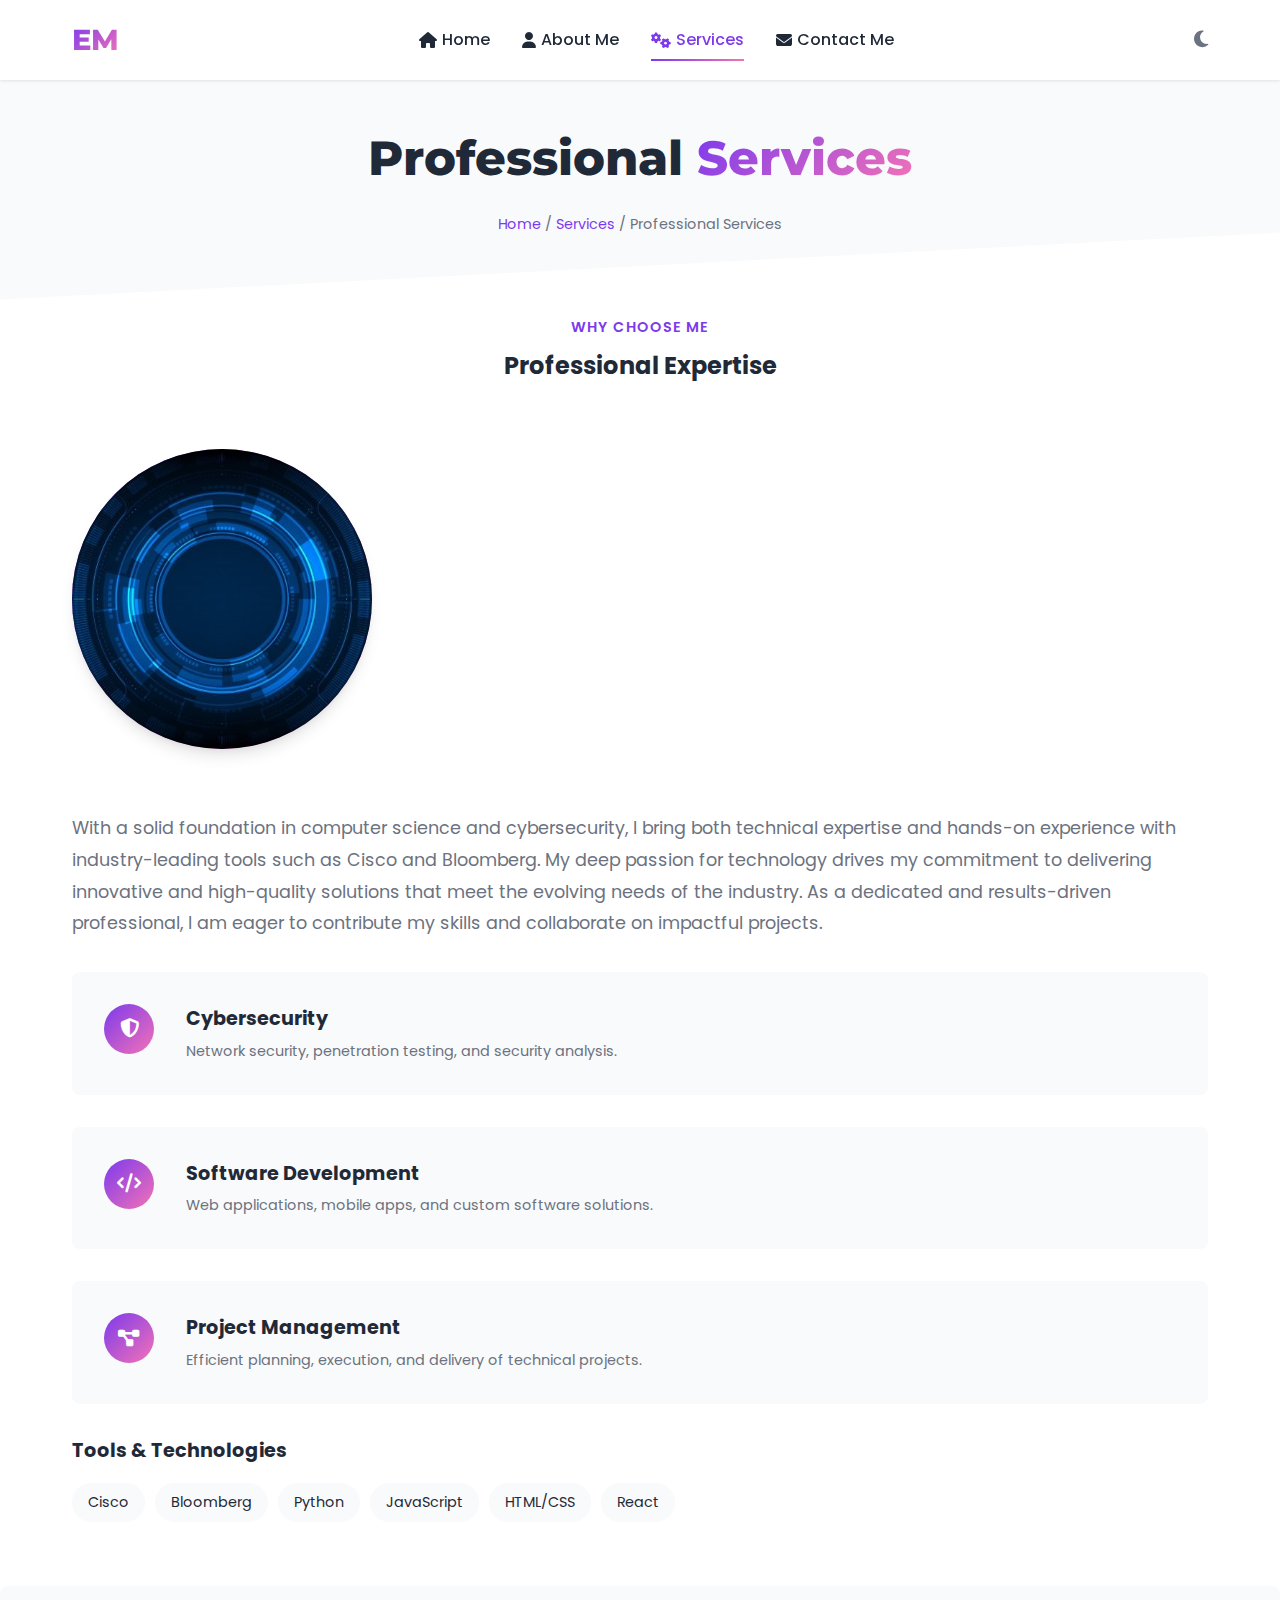
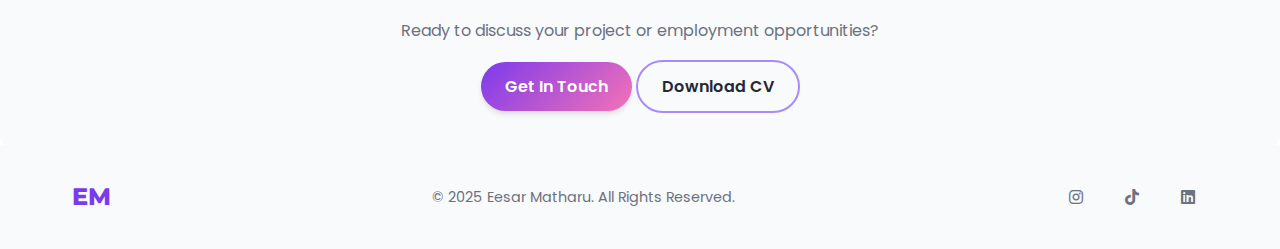
<file: employ-me.html>
<!DOCTYPE html>
<html lang="en">
<head>
    <meta charset="UTF-8">
    <meta name="viewport" content="width=device-width, initial-scale=1.0">
    <title>Professional Services | Eesar Matharu</title>
    <link rel="stylesheet" href="styles.css">
    <link rel="stylesheet" href="https://cdnjs.cloudflare.com/ajax/libs/font-awesome/6.4.0/css/all.min.css">
</head>
<body>
    <!-- header -->
    <header>
        <div class="container">
            <div class="logo">
                <a href="index.html">EM</a>
            </div>
            <nav>
                <ul>
                    <li><a href="index.html"><i class="fas fa-home"></i> Home</a></li>
                    <li><a href="about-me.html"><i class="fas fa-user"></i> About Me</a></li>
                    <li><a href="services.html" class="active"><i class="fas fa-cogs"></i> Services</a></li>
                    <li><a href="contact-me.html"><i class="fas fa-envelope"></i> Contact Me</a></li>
                </ul>
            </nav>
            <div class="theme-toggle">
                <i class="fas fa-moon"></i>
            </div>
        </div>
    </header>

    <!-- main -->
    <main>
        <!-- page header -->
        <section class="page-header">
            <div class="container">
                <h1>Professional <span class="highlight">Services</span></h1>
                <div class="breadcrumbs">
                    <a href="index.html">Home</a> / <a href="services.html">Services</a> / <span>Professional Services</span>
                </div>
            </div>
            <div class="header-shape"></div>
        </section>

        <!-- professional services section -->
        <section class="employ-section">
            <div class="container">
                <div class="section-intro">
                    <div class="section-subtitle">Why Choose Me</div>
                    <h2>Professional Expertise</h2>
                </div>
                
                <div class="employ-content">
                    <div class="employ-image">
                        <div class="image-container">
                            <img src="images/Cyber.jpg" alt="Description of the image" class="employ-image-img">
                        </div>
                    </div>
                </div>
                
                    
                    <div class="employ-text">
                        <p class="lead-text">With a solid foundation in computer science and cybersecurity, I bring both technical expertise and hands-on experience with industry-leading tools such as Cisco and Bloomberg. My deep passion for technology drives my commitment to delivering innovative and high-quality solutions that meet the evolving needs of the industry. As a dedicated and results-driven professional, I am eager to contribute my skills and collaborate on impactful projects.</p>
                        
                        <div class="expertise-areas">
                            <div class="expertise-item">
                                <div class="expertise-icon">
                                    <i class="fas fa-shield-alt"></i>
                                </div>
                                <div class="expertise-details">
                                    <h3>Cybersecurity</h3>
                                    <p>Network security, penetration testing, and security analysis.</p>
                                </div>
                            </div>
                            
                            <div class="expertise-item">
                                <div class="expertise-icon">
                                    <i class="fas fa-code"></i>
                                </div>
                                <div class="expertise-details">
                                    <h3>Software Development</h3>
                                    <p>Web applications, mobile apps, and custom software solutions.</p>
                                </div>
                            </div>
                            
                            <div class="expertise-item">
                                <div class="expertise-icon">
                                    <i class="fas fa-project-diagram"></i>
                                </div>
                                <div class="expertise-details">
                                    <h3>Project Management</h3>
                                    <p>Efficient planning, execution, and delivery of technical projects.</p>
                                </div>
                            </div>
                        </div>
                        
                        <div class="tools-section">
                            <h3>Tools & Technologies</h3>
                            <div class="tools-grid">
                                <div class="tool-item">Cisco</div>
                                <div class="tool-item">Bloomberg</div>
                                <div class="tool-item">Python</div>
                                <div class="tool-item">JavaScript</div>
                                <div class="tool-item">HTML/CSS</div>
                                <div class="tool-item">React</div>
                            </div>
                        </div>
                    </div>
                </div>
                
                <div class="cta-container">
                    <p>Ready to discuss your project or employment opportunities?</p>
                    <a href="contact-me.html" class="cta-button primary">Get In Touch</a>
                    <a href="#" class="cta-button secondary">Download CV</a>
                </div>
            </div>
        </section>
    </main>

    <!-- footer -->
    <footer>
        <div class="container">
            <div class="footer-content">
                <div class="footer-logo">EM</div>
                <p>&copy; 2025 Eesar Matharu. All Rights Reserved.</p>
                <div class="social-icons">
                    <a href="https://www.instagram.com/hennaxeesar?igsh=bGlqaHNzNTZlZnRq&utm_source=qr" class="social-icon"><i class="fab fa-instagram"></i></a>
                    <a href="https://www.tiktok.com/@hennaxeesar?_t=ZN-8vOqBqZziFy&_r=1" class="social-icon"><i class="fab fa-tiktok"></i></a>
                    <a href="https://www.linkedin.com/in/eesar-matharu-598b62259?utm_source=share&utm_campaign=share_via&utm_content=profile&utm_medium=ios_app" class="social-icon"><i class="fab fa-linkedin"></i></a>
                </div>
            </div>
        </div>
    </footer>

    <!-- script for theme toggle -->
    <script>
        // theme toggle functionality
        document.querySelector('.theme-toggle').addEventListener('click', function() {
            document.body.classList.toggle('dark-mode');
            const icon = this.querySelector('i');
            if (icon.classList.contains('fa-moon')) {
                icon.classList.remove('fa-moon');
                icon.classList.add('fa-sun');
            } else {
                icon.classList.remove('fa-sun');
                icon.classList.add('fa-moon');
            }
        });
    </script>
</body>
</html>
</file>
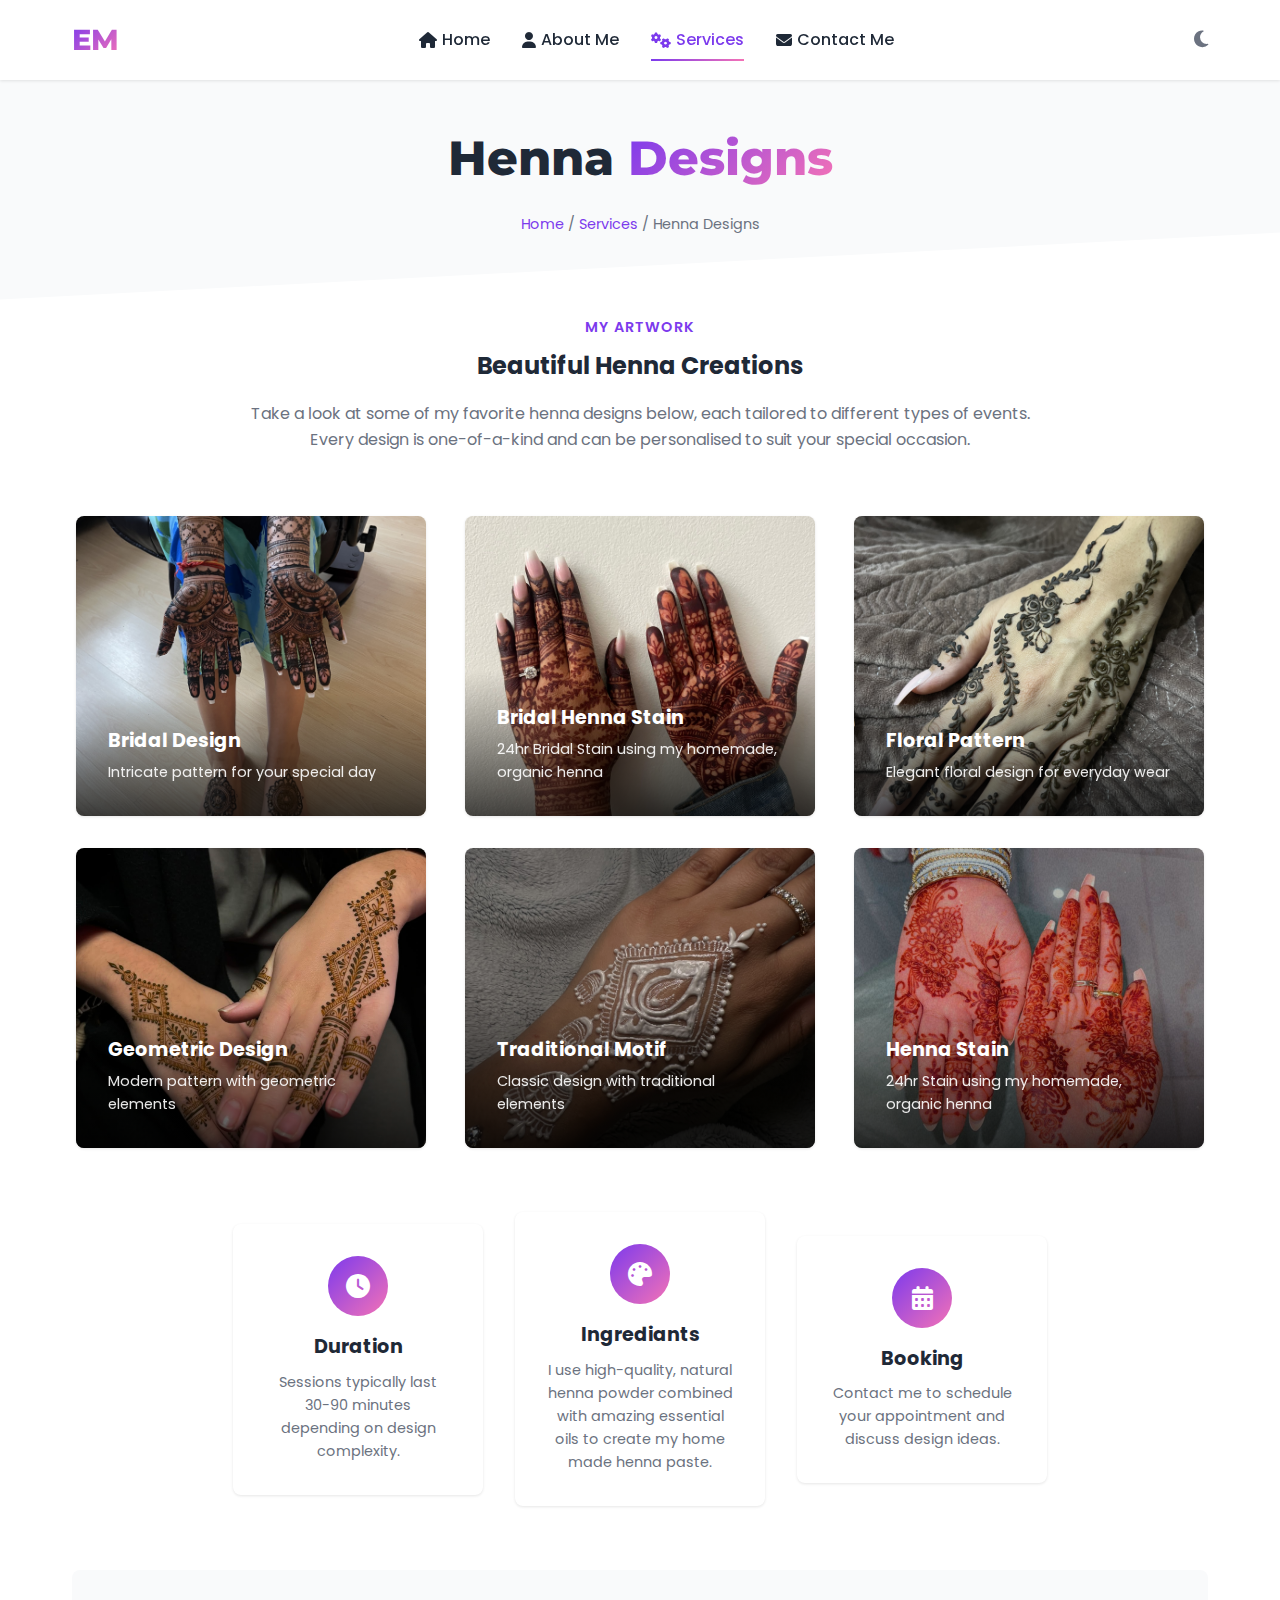
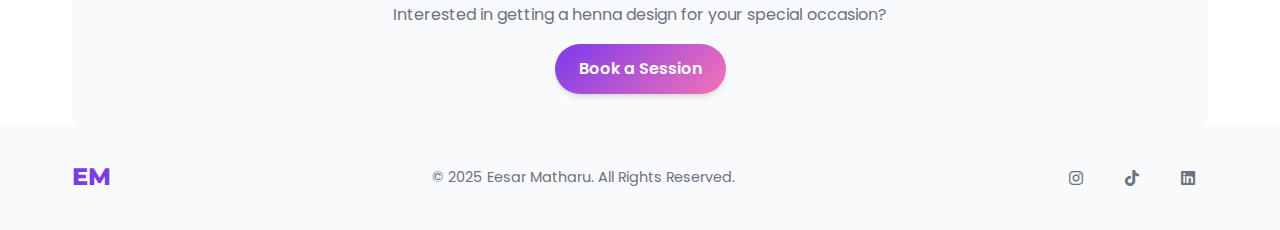
<file: henna.html>
<!DOCTYPE html>
<html lang="en">
<head>
    <meta charset="UTF-8">
    <meta name="viewport" content="width=device-width, initial-scale=1.0">
    <title>Henna Designs | Eesar Matharu</title>
    <link rel="stylesheet" href="styles.css">
    <link rel="stylesheet" href="https://cdnjs.cloudflare.com/ajax/libs/font-awesome/6.4.0/css/all.min.css">
</head>
<body>
    <!-- header section -->
    <header>
        <div class="container">
            <div class="logo">
                <a href="index.html">EM</a>
            </div>
            <nav>
                <ul>
                    <li><a href="index.html"><i class="fas fa-home"></i> Home</a></li>
                    <li><a href="about-me.html"><i class="fas fa-user"></i> About Me</a></li>
                    <li><a href="services.html" class="active"><i class="fas fa-cogs"></i> Services</a></li>
                    <li><a href="contact-me.html"><i class="fas fa-envelope"></i> Contact Me</a></li>
                </ul>
            </nav>
            <div class="theme-toggle">
                <i class="fas fa-moon"></i>
            </div>
        </div>
    </header>

    <!-- main section -->
    <main>
        <!-- page header -->
        <section class="page-header">
            <div class="container">
                <h1>Henna <span class="highlight">Designs</span></h1>
                <div class="breadcrumbs">
                    <a href="index.html">Home</a> / <a href="services.html">Services</a> / <span>Henna Designs</span>
                </div>
            </div>
            <div class="header-shape"></div>
        </section>

        <!-- henna gallary section -->
        <section class="henna-section">
            <div class="container">
                <div class="section-intro">
                    <div class="section-subtitle">My Artwork</div>
                    <h2>Beautiful Henna Creations</h2>
                    <p>Take a look at some of my favorite henna designs below, each tailored to different types of events. Every design is one-of-a-kind and can be personalised to suit your special occasion.</p>
                </div>
                
                <div class="gallery">
                    <div class="gallery-item">
                        <img src="images/bridal-henna.jpg" alt="Bridal Henna Design" class="gallery-image">
                        <div class="gallery-overlay">
                            <h3>Bridal Design</h3>
                            <p>Intricate pattern for your special day</p>
                        </div>
                    </div>
                    
                    <div class="gallery-item">
                        <img src="images/bridal-stain.JPG" alt="Bridal Henna Stain" class="gallery-image">
                        <div class="gallery-overlay">
                            <h3>Bridal Henna Stain</h3>
                            <p>24hr Bridal Stain using my homemade, organic henna </p>
                        </div>
                    </div>

                    <div class="gallery-item">
                        <img src="images/flowers.jpg" alt="Floral Henna Pattern" class="gallery-image">
                        <div class="gallery-overlay">
                            <h3>Floral Pattern</h3>
                            <p>Elegant floral design for everyday wear</p>
                        </div>
                    </div>

                    <div class="gallery-item">
                        <img src="images/geometric.jpg" alt="Geometric Henna Design" class="gallery-image">
                        <div class="gallery-overlay">
                            <h3>Geometric Design</h3>
                            <p>Modern pattern with geometric elements</p>
                        </div>
                    </div>
                    
                    <div class="gallery-item">
                        <img src="images/traditional.jpg" alt="Traditional Henna Motif" class="gallery-image">
                        <div class="gallery-overlay">
                            <h3>Traditional Motif</h3>
                            <p>Classic design with traditional elements</p>
                        </div>
                    </div>
                    
                    <div class="gallery-item">
                        <img src="images/stain.JPG" alt="Henna Stain" class="gallery-image">
                        <div class="gallery-overlay">
                            <h3>Henna Stain</h3>
                            <p>24hr Stain using my homemade, organic henna</p>
                        </div>
                    </div>
                </div>
                
                <div class="henna-info">
                    <div class="info-card">
                        <div class="info-icon">
                            <i class="fas fa-clock"></i>
                        </div>
                        <h3>Duration</h3>
                        <p>Sessions typically last 30-90 minutes depending on design complexity.</p>
                    </div>
                    
                    <div class="info-card">
                        <div class="info-icon">
                            <i class="fas fa-palette"></i>
                        </div>
                        <h3>Ingrediants</h3>
                        <p>I use high-quality, natural henna powder combined with amazing essential oils to create my home made henna paste.</p>
                    </div>
                    
                    <div class="info-card">
                        <div class="info-icon">
                            <i class="fas fa-calendar-alt"></i>
                        </div>
                        <h3>Booking</h3>
                        <p>Contact me to schedule your appointment and discuss design ideas.</p>
                    </div>
                </div>
                
                <div class="cta-container">
                    <p>Interested in getting a henna design for your special occasion?</p>
                    <a href="contact-me.html" class="cta-button primary">Book a Session</a>
                </div>
            </div>
        </section>
    </main>

    <!-- footer -->
    <footer>
        <div class="container">
            <div class="footer-content">
                <div class="footer-logo">EM</div>
                <p>&copy; 2025 Eesar Matharu. All Rights Reserved.</p>
                <div class="social-icons">
                    <a href="https://www.instagram.com/hennaxeesar?igsh=bGlqaHNzNTZlZnRq&utm_source=qr" class="social-icon"><i class="fab fa-instagram"></i></a>
                    <a href="https://www.tiktok.com/@hennaxeesar?_t=ZN-8vOqBqZziFy&_r=1" class="social-icon"><i class="fab fa-tiktok"></i></a>
                    <a href="https://www.linkedin.com/in/eesar-matharu-598b62259?utm_source=share&utm_campaign=share_via&utm_content=profile&utm_medium=ios_app" class="social-icon"><i class="fab fa-linkedin"></i></a>
                </div>
            </div>
        </div>
    </footer>

    <!-- script for theme toggle -->
    <script>
        // theme toggle functionality
        document.querySelector('.theme-toggle').addEventListener('click', function() {
            document.body.classList.toggle('dark-mode');
            const icon = this.querySelector('i');
            if (icon.classList.contains('fa-moon')) {
                icon.classList.remove('fa-moon');
                icon.classList.add('fa-sun');
            } else {
                icon.classList.remove('fa-sun');
                icon.classList.add('fa-moon');
            }
        });
    </script>
</body>
</html>
</file>
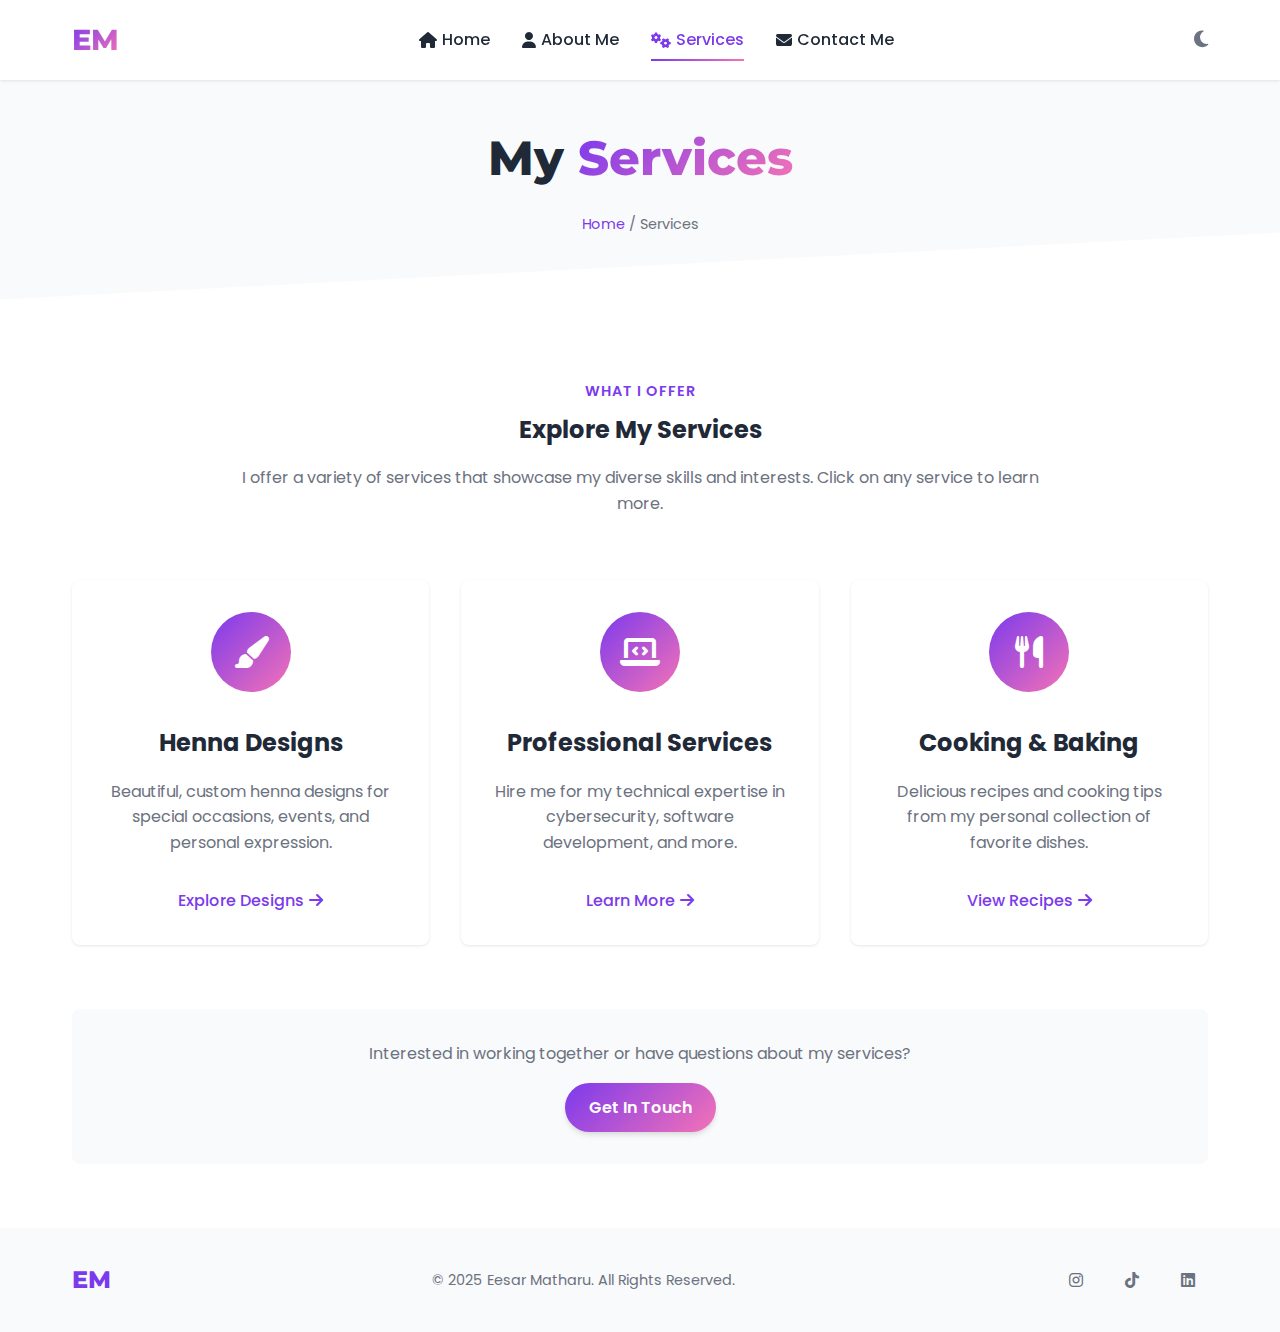
<file: services.html>
<!DOCTYPE html>
<html lang="en">
<head>
    <meta charset="UTF-8">
    <meta name="viewport" content="width=device-width, initial-scale=1.0">
    <title>Services | Eesar Matharu</title>
    <link rel="stylesheet" href="styles.css">
    <link rel="stylesheet" href="https://cdnjs.cloudflare.com/ajax/libs/font-awesome/6.4.0/css/all.min.css">
</head>
<body>
    <!-- header section -->
    <header>
        <div class="container">
            <div class="logo">
                <a href="index.html">EM</a>
            </div>
            <nav>
                <ul>
                    <li><a href="index.html"><i class="fas fa-home"></i> Home</a></li>
                    <li><a href="about-me.html"><i class="fas fa-user"></i> About Me</a></li>
                    <li><a href="services.html" class="active"><i class="fas fa-cogs"></i> Services</a></li>
                    <li><a href="contact-me.html"><i class="fas fa-envelope"></i> Contact Me</a></li>
                </ul>
            </nav>
            <div class="theme-toggle">
                <i class="fas fa-moon"></i>
            </div>
        </div>
    </header>

    <!-- main section -->
    <main>
        <!-- page header -->
        <section class="page-header">
            <div class="container">
                <h1>My <span class="highlight">Services</span></h1>
                <div class="breadcrumbs">
                    <a href="index.html">Home</a> / <span>Services</span>
                </div>
            </div>
            <div class="header-shape"></div>
        </section>

        <!-- services section -->
        <section class="services-section">
            <div class="container">
                <div class="section-intro">
                    <div class="section-subtitle">What I Offer</div>
                    <h2>Explore My Services</h2>
                    <p>I offer a variety of services that showcase my diverse skills and interests. Click on any service to learn more.</p>
                </div>
                
                <div class="services-grid">
                    <div class="service-card">
                        <div class="service-icon">
                            <i class="fas fa-paint-brush"></i>
                        </div>
                        <h3>Henna Designs</h3>
                        <p>Beautiful, custom henna designs for special occasions, events, and personal expression.</p>
                        <a href="henna.html" class="service-link">
                            Explore Designs <i class="fas fa-arrow-right"></i>
                        </a>
                    </div>
                    
                    <div class="service-card">
                        <div class="service-icon">
                            <i class="fas fa-laptop-code"></i>
                        </div>
                        <h3>Professional Services</h3>
                        <p>Hire me for my technical expertise in cybersecurity, software development, and more.</p>
                        <a href="employ-me.html" class="service-link">
                            Learn More <i class="fas fa-arrow-right"></i>
                        </a>
                    </div>
                    
                    <div class="service-card">
                        <div class="service-icon">
                            <i class="fas fa-utensils"></i>
                        </div>
                        <h3>Cooking & Baking</h3>
                        <p>Delicious recipes and cooking tips from my personal collection of favorite dishes.</p>
                        <a href="cooking-baking-recipes.html" class="service-link">
                            View Recipes <i class="fas fa-arrow-right"></i>
                        </a>
                    </div>
                </div>
                
                <div class="cta-container">
                    <p>Interested in working together or have questions about my services?</p>
                    <a href="contact-me.html" class="cta-button primary">Get In Touch</a>
                </div>
            </div>
        </section>
    </main>

    <!-- footer -->
    <footer>
        <div class="container">
            <div class="footer-content">
                <div class="footer-logo">EM</div>
                <p>&copy; 2025 Eesar Matharu. All Rights Reserved.</p>
                <div class="social-icons">
                    <a href="https://www.instagram.com/hennaxeesar?igsh=bGlqaHNzNTZlZnRq&utm_source=qr" class="social-icon"><i class="fab fa-instagram"></i></a>
                    <a href="https://www.tiktok.com/@hennaxeesar?_t=ZN-8vOqBqZziFy&_r=1" class="social-icon"><i class="fab fa-tiktok"></i></a>
                    <a href="https://www.linkedin.com/in/eesar-matharu-598b62259?utm_source=share&utm_campaign=share_via&utm_content=profile&utm_medium=ios_app" class="social-icon"><i class="fab fa-linkedin"></i></a>
                </div>
            </div>
        </div>
    </footer>

    <!-- script for theme toggle -->
    <script>
        // theme toggle functionality
        document.querySelector('.theme-toggle').addEventListener('click', function() {
            document.body.classList.toggle('dark-mode');
            const icon = this.querySelector('i');
            if (icon.classList.contains('fa-moon')) {
                icon.classList.remove('fa-moon');
                icon.classList.add('fa-sun');
            } else {
                icon.classList.remove('fa-sun');
                icon.classList.add('fa-moon');
            }
        });
    </script>
</body>
</html>
</file>
<file: styles.css>
/* modern google fonts */
@import url("https://fonts.googleapis.com/css2?family=Poppins:wght@300;400;500;600;700&family=Montserrat:wght@700;800&display=swap");

/* css rest and global styles */
*,
*::before,
*::after {
  box-sizing: border-box;
  margin: 0;
  padding: 0;
}

:root {
  /* colour pallete */
  --primary-color: #7c3aed;
  --primary-light: #a78bfa;
  --secondary-color: #f472b6;
  --text-color: #1f2937;
  --text-light: #6b7280;
  --background: #ffffff;
  --background-alt: #f9fafb;
  --accent: #f59e0b;

  /* spacing */
  --spacing-xs: 0.5rem;
  --spacing-sm: 1rem;
  --spacing-md: 2rem;
  --spacing-lg: 4rem;

  /* transitions */
  --transition-fast: 0.2s ease;
  --transition-normal: 0.3s ease;

  /* shadows */
  --shadow-sm: 0 1px 3px rgba(0, 0, 0, 0.1);
  --shadow-md: 0 4px 6px -1px rgba(0, 0, 0, 0.1), 0 2px 4px -1px rgba(0, 0, 0, 0.06);
  --shadow-lg: 0 10px 15px -3px rgba(0, 0, 0, 0.1), 0 4px 6px -2px rgba(0, 0, 0, 0.05);

  /* border radius's */
  --radius-sm: 0.25rem;
  --radius-md: 0.5rem;
  --radius-lg: 1rem;
  --radius-full: 9999px;
}

/* dark mode features */
.dark-mode {
  --primary-color: #8b5cf6;
  --primary-light: #a78bfa;
  --secondary-color: #ec4899;
  --text-color: #f9fafb;
  --text-light: #d1d5db;
  --background: #111827;
  --background-alt: #1f2937;
  --accent: #fbbf24;
}

html,
body {
  height: 100%;
  scroll-behavior: smooth;
}

body {
  font-family: "Poppins", sans-serif;
  background-color: var(--background);
  color: var(--text-color);
  line-height: 1.6;
  display: flex;
  flex-direction: column;
  transition: background-color var(--transition-normal), color var(--transition-normal);
}

.container {
  width: 100%;
  max-width: 1200px;
  margin: 0 auto;
  padding: 0 var(--spacing-md);
}

a {
  text-decoration: none;
  color: inherit;
  transition: color var(--transition-fast);
}

/* header styling */
header {
  position: fixed;
  top: 0;
  left: 0;
  width: 100%;
  z-index: 100;
  background-color: rgba(255, 255, 255, 0.9);
  backdrop-filter: blur(10px);
  box-shadow: var(--shadow-sm);
  transition: background-color var(--transition-normal);
}

.dark-mode header {
  background-color: rgba(31, 41, 55, 0.9);
}

header .container {
  display: flex;
  justify-content: space-between;
  align-items: center;
  height: 80px;
}

.logo {
  font-family: "Montserrat", sans-serif;
  font-weight: 800;
  font-size: 1.8rem;
}

.logo a {
  color: var(--primary-color);
  background: linear-gradient(135deg, var(--primary-color), var(--secondary-color));
  -webkit-background-clip: text;
  background-clip: text;
  -webkit-text-fill-color: transparent;
}

nav ul {
  display: flex;
  list-style: none;
  gap: var(--spacing-md);
}

nav ul li a {
  font-weight: 500;
  color: var(--text-color);
  position: relative;
  padding: var(--spacing-xs) 0;
  display: flex;
  align-items: center;
  gap: 0.3rem;
}

nav ul li a::after {
  content: "";
  position: absolute;
  bottom: 0;
  left: 0;
  width: 0;
  height: 2px;
  background: linear-gradient(to right, var(--primary-color), var(--secondary-color));
  transition: width var(--transition-normal);
}

nav ul li a:hover {
  color: var(--primary-color);
}

nav ul li a:hover::after {
  width: 100%;
}

.theme-toggle {
  cursor: pointer;
  font-size: 1.2rem;
  color: var(--text-light);
  transition: color var(--transition-fast);
}

.theme-toggle:hover {
  color: var(--primary-color);
}

/* hero styling */
.hero {
  padding-top: 120px;
  padding-bottom: var(--spacing-lg);
  position: relative;
  overflow: hidden;
}

.hero .container {
  display: flex;
  align-items: center;
  justify-content: space-between;
  gap: var(--spacing-lg);
}

.hero-content {
  flex: 1;
  max-width: 600px;
}

.hero h1 {
  font-family: "Montserrat", sans-serif;
  font-size: 3.5rem;
  font-weight: 800;
  line-height: 1.2;
  margin-bottom: var(--spacing-sm);
}

.highlight {
  background: linear-gradient(135deg, var(--primary-color), var(--secondary-color));
  -webkit-background-clip: text;
  background-clip: text;
  -webkit-text-fill-color: transparent;
}

.subtitle {
  font-size: 1.2rem;
  color: var(--text-light);
  margin-bottom: var(--spacing-md);
}

.cta-buttons {
  display: flex;
  gap: var(--spacing-sm);
  margin-bottom: var(--spacing-md);
}

.cta-button {
  display: inline-block;
  padding: 0.75rem 1.5rem;
  border-radius: var(--radius-full);
  font-weight: 600;
  transition: all var(--transition-normal);
  text-align: center;
}

.cta-button.primary {
  background: linear-gradient(135deg, var(--primary-color), var(--secondary-color));
  color: white;
  box-shadow: var(--shadow-md);
}

.cta-button.primary:hover {
  transform: translateY(-3px);
  box-shadow: var(--shadow-lg);
}

.cta-button.secondary {
  background-color: transparent;
  color: var(--text-color);
  border: 2px solid var(--primary-light);
}

.cta-button.secondary:hover {
  background-color: var(--primary-light);
  color: white;
}

.cta-button.outline {
  background-color: transparent;
  color: var(--primary-color);
  border: 2px solid var(--primary-color);
}

.cta-button.outline:hover {
  background-color: var(--primary-color);
  color: white;
}

.social-icons {
  display: flex;
  gap: var(--spacing-sm);
}

.social-icon {
  display: flex;
  align-items: center;
  justify-content: center;
  width: 40px;
  height: 40px;
  border-radius: var(--radius-full);
  background-color: var(--background-alt);
  color: var(--text-light);
  transition: all var(--transition-normal);
}

.social-icon:hover {
  background-color: var(--primary-color);
  color: white;
  transform: translateY(-3px);
}

.hero-image {
  flex: 1;
  display: flex;
  justify-content: center;
  align-items: center;
}

.image-container {
  width: 300px;
  height: 300px;
  border-radius: var(--radius-full);
  overflow: hidden;
  position: relative;
  box-shadow: var(--shadow-lg);
  background: linear-gradient(135deg, var(--primary-color), var(--secondary-color));
}

.placeholder-image {
  width: 100%;
  height: 100%;
  display: flex;
  align-items: center;
  justify-content: center;
  font-family: "Montserrat", sans-serif;
  font-size: 5rem;
  font-weight: 800;
  color: white;
}

.hero-shape {
  position: absolute;
  bottom: -100px;
  left: 0;
  width: 100%;
  height: 200px;
  background-color: var(--background-alt);
  transform: skewY(-3deg);
  z-index: -1;
}

/* "about" section teaser*/
.about-teaser {
  background-color: var(--background-alt);
  padding: var(--spacing-lg) 0;
  text-align: center;
}

.section-header {
  margin-bottom: var(--spacing-md);
}

.section-header h2 {
  font-family: "Montserrat", sans-serif;
  font-size: 2.5rem;
  font-weight: 700;
  margin-bottom: var(--spacing-xs);
}

.section-divider {
  height: 4px;
  width: 60px;
  background: linear-gradient(to right, var(--primary-color), var(--secondary-color));
  margin: 0 auto;
}

.about-teaser p {
  max-width: 600px;
  margin: 0 auto var(--spacing-md);
  color: var(--text-light);
  font-size: 1.1rem;
}

/* Footer */
footer {
  background-color: var(--background-alt);
  padding: var(--spacing-md) 0;
  margin-top: auto;
}

.footer-content {
  display: flex;
  align-items: center;
  justify-content: space-between;
}

.footer-logo {
  font-family: "Montserrat", sans-serif;
  font-weight: 800;
  font-size: 1.5rem;
  color: var(--primary-color);
}

footer p {
  color: var(--text-light);
  font-size: 0.9rem;
}

/* intro typing */
#typing-intro {
  position: fixed;
  top: 0;
  left: 0;
  height: 100vh;
  width: 100vw;
  background: linear-gradient(135deg, #1a1a2e, #16213e);
  color: #ffffff;
  font-family: "Courier New", monospace;
  display: flex;
  align-items: center;
  justify-content: center;
  z-index: 9999;
  transition: opacity 0.8s ease, visibility 0.8s ease;
}

#typing-intro.hidden-intro {
  opacity: 0;
  visibility: hidden;
}

.code-style {
  font-size: 1.8rem;
  display: flex;
  align-items: center;
  background-color: rgba(0, 0, 0, 0.3);
  padding: 1.5rem 2rem;
  border-radius: var(--radius-md);
  box-shadow: var(--shadow-lg);
}

.code-style .tag {
  color: #ff79c6;
  margin: 0 5px;
}

#type-text {
  color: #8be9fd;
}

.cursor {
  display: inline-block;
  width: 1ch;
  animation: blink 1s steps(1) infinite;
  color: #f1fa8c;
}

@keyframes blink {
  50% {
    opacity: 0;
  }
}

/* repsonsive design */
@media (max-width: 992px) {
  .hero h1 {
    font-size: 3rem;
  }

  .hero .container {
    flex-direction: column;
    text-align: center;
  }

  .hero-content {
    max-width: 100%;
  }

  .cta-buttons {
    justify-content: center;
  }

  .social-icons {
    justify-content: center;
  }

  .image-container {
    width: 250px;
    height: 250px;
    margin-top: var(--spacing-md);
  }
}

@media (max-width: 768px) {
  header .container {
    height: 70px;
  }

  nav ul {
    gap: var(--spacing-sm);
  }

  nav ul li a {
    font-size: 0.9rem;
  }

  .hero h1 {
    font-size: 2.5rem;
  }

  .subtitle {
    font-size: 1rem;
  }

  .section-header h2 {
    font-size: 2rem;
  }

  .footer-content {
    flex-direction: column;
    gap: var(--spacing-sm);
    text-align: center;
  }
}

@media (max-width: 576px) {
  nav ul li a i {
    margin-right: 0;
  }

  nav ul li a span {
    display: none;
  }

  .hero h1 {
    font-size: 2rem;
  }

  .cta-buttons {
    flex-direction: column;
    gap: var(--spacing-sm);
  }

  .image-container {
    width: 200px;
    height: 200px;
  }

  .code-style {
    font-size: 1.2rem;
    padding: 1rem;
  }
}

/* page header */
.page-header {
    background-color: var(--background-alt);
    padding: 120px 0 80px;
    text-align: center;
    position: relative;
    overflow: hidden;
  }
  
  .page-header h1 {
    font-family: "Montserrat", sans-serif;
    font-size: 3rem;
    font-weight: 800;
    margin-bottom: var(--spacing-sm);
  }
  
  .breadcrumbs {
    color: var(--text-light);
    font-size: 0.9rem;
  }
  
  .breadcrumbs a {
    color: var(--primary-color);
  }
  
  .breadcrumbs a:hover {
    text-decoration: underline;
  }
  
  .header-shape {
    position: absolute;
    bottom: -50px;
    left: 0;
    width: 100%;
    height: 100px;
    background-color: var(--background);
    transform: skewY(-3deg);
    z-index: 1;
  }
  
  /* "about" section" */
  .about-section {
    padding: var(--spacing-lg) 0;
    position: relative;
    z-index: 2;
  }
  
  .about-content {
    display: flex;
    gap: var(--spacing-lg);
    align-items: center;
  }
  
  .about-image {
    flex: 1;
    position: relative;
  }
  
  .image-frame {
    width: 350px;
    height: 400px;
    border-radius: var(--radius-lg);
    overflow: hidden;
    box-shadow: var(--shadow-lg);
    position: relative;
  }
  
  .placeholder-image {
    width: 100%;
    height: 100%;
    background: linear-gradient(135deg, var(--primary-color), var(--secondary-color));
    display: flex;
    align-items: center;
    justify-content: center;
    font-family: "Montserrat", sans-serif;
    font-size: 5rem;
    font-weight: 800;
    color: white;
  }
  
  .experience-badge {
    position: absolute;
    bottom: 30px;
    right: 0;
    background: linear-gradient(135deg, var(--primary-color), var(--secondary-color));
    color: white;
    padding: 15px 20px;
    border-radius: var(--radius-md);
    box-shadow: var(--shadow-md);
    text-align: center;
  }
  
  .experience-badge .number {
    font-size: 2rem;
    font-weight: 700;
    display: block;
    line-height: 1;
  }
  
  .experience-badge .text {
    font-size: 0.9rem;
  }
  
  .about-text {
    flex: 1;
  }
  
  .section-subtitle {
    color: var(--primary-color);
    font-weight: 600;
    margin-bottom: var(--spacing-xs);
    text-transform: uppercase;
    letter-spacing: 1px;
    font-size: 0.9rem;
  }
  
  .about-text h2 {
    font-family: "Montserrat", sans-serif;
    font-size: 2.5rem;
    font-weight: 700;
    margin-bottom: var(--spacing-md);
    color: var(--text-color);
  }
  
  .about-description p {
    margin-bottom: var(--spacing-md);
    color: var(--text-light);
    line-height: 1.8;
  }
  
  .about-info {
    display: grid;
    grid-template-columns: repeat(2, 1fr);
    gap: var(--spacing-md);
    margin-bottom: var(--spacing-md);
  }
  
  .info-item {
    background-color: var(--background-alt);
    padding: var(--spacing-md);
    border-radius: var(--radius-md);
    transition: transform var(--transition-normal), box-shadow var(--transition-normal);
  }
  
  .info-item:hover {
    transform: translateY(-5px);
    box-shadow: var(--shadow-md);
  }
  
  .info-title {
    display: flex;
    align-items: center;
    gap: 10px;
    font-weight: 600;
    margin-bottom: 5px;
    color: var(--primary-color);
  }
  
  .info-title i {
    font-size: 1.2rem;
  }
  
  .info-content {
    color: var(--text-light);
  }
  
  .about-cta {
    display: flex;
    gap: var(--spacing-sm);
  }
  
  /* skills */
  .skills-section {
    padding: var(--spacing-lg) 0;
    background-color: var(--background-alt);
  }
  
  .section-header {
    text-align: center;
    margin-bottom: var(--spacing-lg);
  }
  
  .section-header h2 {
    font-family: "Montserrat", sans-serif;
    font-size: 2.5rem;
    font-weight: 700;
    margin-top: var(--spacing-xs);
    color: var(--text-color);
  }
  
  .skills-container {
    display: grid;
    grid-template-columns: repeat(auto-fill, minmax(250px, 1fr));
    gap: var(--spacing-md);
  }
  
  .skill-card {
    background-color: var(--background);
    padding: var(--spacing-md);
    border-radius: var(--radius-md);
    box-shadow: var(--shadow-sm);
    text-align: center;
    transition: transform var(--transition-normal), box-shadow var(--transition-normal);
  }
  
  .skill-card:hover {
    transform: translateY(-10px);
    box-shadow: var(--shadow-md);
  }
  
  .skill-icon {
    width: 70px;
    height: 70px;
    background: linear-gradient(135deg, var(--primary-color), var(--secondary-color));
    color: white;
    border-radius: 50%;
    display: flex;
    align-items: center;
    justify-content: center;
    font-size: 1.8rem;
    margin: 0 auto var(--spacing-md);
  }
  
  .skill-card h3 {
    font-size: 1.3rem;
    margin-bottom: var(--spacing-sm);
    color: var(--text-color);
  }
  
  .skill-card p {
    color: var(--text-light);
  }
  
  /* community */
  .community-section {
    padding: var(--spacing-lg) 0;
  }
  
  .community-content {
    display: flex;
    gap: var(--spacing-lg);
    align-items: center;
  }
  
  .community-text {
    flex: 1;
  }
  
  .community-text p {
    margin-bottom: var(--spacing-md);
    color: var(--text-light);
    line-height: 1.8;
  }
  
  .community-list {
    list-style: none;
    margin-bottom: var(--spacing-md);
  }
  
  .community-list li {
    display: flex;
    align-items: flex-start;
    gap: 10px;
    margin-bottom: var(--spacing-sm);
  }
  
  .community-list li i {
    color: var(--primary-color);
    margin-top: 5px;
  }
  
  .text-link {
    color: var(--primary-color);
    font-weight: 500;
    display: inline-flex;
    align-items: center;
    gap: 5px;
    transition: gap var(--transition-normal);
  }
  
  .text-link:hover {
    gap: 10px;
  }
  
  .community-image {
    flex: 1;
    display: flex;
    justify-content: center;
  }
  
  .image-placeholder {
    width: 350px;
    height: 350px;
    background: linear-gradient(135deg, var(--primary-light), var(--secondary-color));
    border-radius: var(--radius-lg);
    display: flex;
    align-items: center;
    justify-content: center;
    font-size: 5rem;
    color: white;
    box-shadow: var(--shadow-lg);
  }
  
  /* naviagtion links */
  nav ul li a.active {
    color: var(--primary-color);
  }
  
  nav ul li a.active::after {
    width: 100%;
  }
  
  /* style for "about" pahge */
  @media (max-width: 992px) {
    .about-content,
    .community-content {
      flex-direction: column;
    }
  
    .about-image,
    .community-image {
      margin-bottom: var(--spacing-md);
    }
  
    .image-frame {
      width: 300px;
      height: 350px;
      margin: 0 auto;
    }
  
    .image-placeholder {
      width: 300px;
      height: 300px;
      margin: 0 auto;
    }
  }
  
  @media (max-width: 768px) {
    .page-header h1 {
      font-size: 2.5rem;
    }
  
    .about-text h2,
    .section-header h2 {
      font-size: 2rem;
    }
  
    .about-info {
      grid-template-columns: 1fr;
    }
  
    .skills-container {
      grid-template-columns: repeat(auto-fill, minmax(200px, 1fr));
    }
  
    .about-cta {
      flex-direction: column;
    }
  }
  
  @media (max-width: 576px) {
    .page-header {
      padding: 100px 0 60px;
    }
  
    .page-header h1 {
      font-size: 2rem;
    }
  
    .image-frame,
    .image-placeholder {
      width: 250px;
      height: 250px;
    }
  
    .experience-badge {
      bottom: 10px;
      right: 10px;
      padding: 10px 15px;
    }
  
    .experience-badge .number {
      font-size: 1.5rem;
    }
  
    .experience-badge .text {
      font-size: 0.8rem;
    }
  }

  /* "servcies" section */
.services-section {
    padding: var(--spacing-lg) 0;
    position: relative;
    z-index: 2;
  }
  
  .section-intro {
    text-align: center;
    max-width: 800px;
    margin: 0 auto var(--spacing-lg);
  }
  
  .section-intro p {
    color: var(--text-light);
    margin-top: var(--spacing-sm);
  }
  
  .services-grid {
    display: grid;
    grid-template-columns: repeat(auto-fill, minmax(300px, 1fr));
    gap: var(--spacing-md);
    margin-bottom: var(--spacing-lg);
  }
  
  .service-card {
    background-color: var(--background);
    border-radius: var(--radius-md);
    padding: var(--spacing-md);
    box-shadow: var(--shadow-sm);
    transition: transform var(--transition-normal), box-shadow var(--transition-normal);
    text-align: center;
  }
  
  .service-card:hover {
    transform: translateY(-10px);
    box-shadow: var(--shadow-md);
  }
  
  .service-icon {
    width: 80px;
    height: 80px;
    background: linear-gradient(135deg, var(--primary-color), var(--secondary-color));
    color: white;
    border-radius: 50%;
    display: flex;
    align-items: center;
    justify-content: center;
    font-size: 2rem;
    margin: 0 auto var(--spacing-md);
  }
  
  .service-card h3 {
    font-size: 1.5rem;
    margin-bottom: var(--spacing-sm);
    color: var(--text-color);
  }
  
  .service-card p {
    color: var(--text-light);
    margin-bottom: var(--spacing-md);
  }
  
  .service-link {
    color: var(--primary-color);
    font-weight: 500;
    display: inline-flex;
    align-items: center;
    gap: 5px;
    transition: gap var(--transition-normal);
  }
  
  .service-link:hover {
    gap: 10px;
  }
  
  .cta-container {
    text-align: center;
    background-color: var(--background-alt);
    padding: var(--spacing-md);
    border-radius: var(--radius-md);
    margin-top: var(--spacing-lg);
  }
  
  .cta-container p {
    margin-bottom: var(--spacing-sm);
    color: var(--text-light);
  }
  
  /* henna gallary */
  .gallery {
    display: grid;
    grid-template-columns: repeat(auto-fill, minmax(280px, 1fr));
    gap: var(--spacing-md);
    margin-bottom: var(--spacing-lg);
  }
  
  .gallery-item {
    position: relative;
    border-radius: var(--radius-md);
    overflow: hidden;
    box-shadow: var(--shadow-sm);
    height: 300px;
  }
  
  .gallery-image {
    width: 100%;
    height: 100%;
    object-fit: cover;
    transition: transform var(--transition-normal);
  }
  
  .placeholder-image {
    width: 100%;
    height: 100%;
    background: linear-gradient(135deg, var(--primary-light), var(--secondary-color));
    display: flex;
    align-items: center;
    justify-content: center;
    font-size: 3rem;
    color: white;
  }
  
  .gallery-item:hover .gallery-image {
    transform: scale(1.05);
  }
  
  .gallery-overlay {
    position: absolute;
    bottom: 0;
    left: 0;
    width: 100%;
    padding: var(--spacing-md);
    background: linear-gradient(to top, rgba(0, 0, 0, 0.7), transparent);
    color: white;
    transition: opacity var(--transition-normal);
  }
  
  .gallery-overlay h3 {
    margin-bottom: 5px;
    font-size: 1.2rem;
  }
  
  .gallery-overlay p {
    font-size: 0.9rem;
    opacity: 0.9;
  }
  
  .henna-info {
    display: grid;
    grid-template-columns: repeat(auto-fill, minmax(250px, 1fr));
    gap: var(--spacing-md);
    margin-bottom: var(--spacing-lg);
  }
  
  .info-card {
    background-color: var(--background);
    padding: var(--spacing-md);
    border-radius: var(--radius-md);
    box-shadow: var(--shadow-sm);
    text-align: center;
    transition: transform var(--transition-normal);
  }
  
  .info-card:hover {
    transform: translateY(-5px);
  }
  
  .info-icon {
    width: 60px;
    height: 60px;
    background: linear-gradient(135deg, var(--primary-color), var(--secondary-color));
    color: white;
    border-radius: 50%;
    display: flex;
    align-items: center;
    justify-content: center;
    font-size: 1.5rem;
    margin: 0 auto var(--spacing-sm);
  }
  
  .info-card h3 {
    margin-bottom: var(--spacing-xs);
    font-size: 1.2rem;
  }
  
  .info-card p {
    color: var(--text-light);
    font-size: 0.9rem;
  }
  
  /* "employ" section" */
  .employ-content {
    display: flex;
    gap: var(--spacing-lg);
    margin-bottom: var(--spacing-lg);
  }
  
  .employ-image {
    flex: 1;
  }
  
  .employ-text {
    flex: 2;
  }
  
  .lead-text {
    font-size: 1.1rem;
    line-height: 1.8;
    color: var(--text-light);
    margin-bottom: var(--spacing-md);
  }
  
  .expertise-areas {
    display: flex;
    flex-direction: column;
    gap: var(--spacing-md);
    margin-bottom: var(--spacing-md);
  }
  
  .expertise-item {
    display: flex;
    gap: var(--spacing-md);
    background-color: var(--background-alt);
    padding: var(--spacing-md);
    border-radius: var(--radius-md);
    transition: transform var(--transition-normal);
  }
  
  .expertise-item:hover {
    transform: translateX(10px);
  }
  
  .expertise-icon {
    width: 50px;
    height: 50px;
    background: linear-gradient(135deg, var(--primary-color), var(--secondary-color));
    color: white;
    border-radius: 50%;
    display: flex;
    align-items: center;
    justify-content: center;
    font-size: 1.2rem;
    flex-shrink: 0;
  }
  
  .expertise-details h3 {
    margin-bottom: 5px;
    font-size: 1.2rem;
  }
  
  .expertise-details p {
    color: var(--text-light);
    font-size: 0.9rem;
  }
  
  .tools-section {
    margin-top: var(--spacing-md);
  }
  
  .tools-section h3 {
    margin-bottom: var(--spacing-sm);
    font-size: 1.2rem;
  }
  
  .tools-grid {
    display: flex;
    flex-wrap: wrap;
    gap: 10px;
  }
  
  .tool-item {
    background-color: var(--background-alt);
    padding: 8px 16px;
    border-radius: 30px;
    font-size: 0.9rem;
    color: var(--text-color);
  }
  
  /* "contact" section" */
  .contact-content {
    display: flex;
    gap: var(--spacing-lg);
  }
  
  .contact-info {
    flex: 1;
    display: flex;
    flex-direction: column;
    gap: var(--spacing-md);
  }
  
  .contact-card {
    background-color: var(--background);
    padding: var(--spacing-md);
    border-radius: var(--radius-md);
    box-shadow: var(--shadow-sm);
    display: flex;
    flex-direction: column;
    align-items: center;
    text-align: center;
    transition: transform var(--transition-normal);
  }
  
  .contact-card:hover {
    transform: translateY(-5px);
  }
  
  .contact-icon {
    width: 60px;
    height: 60px;
    background: linear-gradient(135deg, var(--primary-color), var(--secondary-color));
    color: white;
    border-radius: 50%;
    display: flex;
    align-items: center;
    justify-content: center;
    font-size: 1.5rem;
    margin-bottom: var(--spacing-sm);
  }
  
  .contact-card h3 {
    margin-bottom: 5px;
    font-size: 1.2rem;
  }
  
  .contact-card p {
    color: var(--text-light);
  }
  
  .social-links {
    display: flex;
    justify-content: center;
    gap: var(--spacing-sm);
  }
  
  .social-link {
    width: 45px;
    height: 45px;
    background-color: var(--background);
    color: var(--text-light);
    border-radius: 50%;
    display: flex;
    align-items: center;
    justify-content: center;
    font-size: 1.2rem;
    box-shadow: var(--shadow-sm);
    transition: all var(--transition-normal);
  }
  
  .social-link:hover {
    background-color: var(--primary-color);
    color: white;
    transform: translateY(-3px);
  }
  
  .contact-form-container {
    flex: 2;
    background-color: var(--background);
    padding: var(--spacing-md);
    border-radius: var(--radius-md);
    box-shadow: var(--shadow-md);
  }
  
  .form-group {
    margin-bottom: var(--spacing-md);
  }
  
  .form-group label {
    display: block;
    margin-bottom: 8px;
    font-weight: 500;
    color: var(--text-color);
  }
  
  .form-group input,
  .form-group textarea {
    width: 100%;
    padding: 12px 15px;
    border: 1px solid #eee;
    border-radius: var(--radius-sm);
    background-color: var(--background);
    color: var(--text-color);
    font-size: 1rem;
    transition: border-color var(--transition-fast);
  }
  
  .form-group input:focus,
  .form-group textarea:focus {
    outline: none;
    border-color: var(--primary-color);
    box-shadow: 0 0 0 3px rgba(124, 58, 237, 0.1);
  }
  
  /* modal */
  .modal {
    display: none;
    position: fixed;
    top: 0;
    left: 0;
    width: 100%;
    height: 100%;
    background-color: rgba(0, 0, 0, 0.5);
    z-index: 1000;
    align-items: center;
    justify-content: center;
  }
  
  .modal-content {
    background-color: var(--background);
    padding: var(--spacing-md);
    border-radius: var(--radius-md);
    box-shadow: var(--shadow-lg);
    text-align: center;
    max-width: 400px;
    width: 90%;
    animation: modalFadeIn 0.3s ease;
  }
  
  @keyframes modalFadeIn {
    from {
      opacity: 0;
      transform: scale(0.9);
    }
    to {
      opacity: 1;
      transform: scale(1);
    }
  }
  
  .modal-icon {
    width: 70px;
    height: 70px;
    background: linear-gradient(135deg, var(--primary-color), var(--secondary-color));
    color: white;
    border-radius: 50%;
    display: flex;
    align-items: center;
    justify-content: center;
    font-size: 2rem;
    margin: 0 auto var(--spacing-sm);
  }
  
  .modal-content h3 {
    margin-bottom: var(--spacing-xs);
    font-size: 1.5rem;
  }
  
  .modal-content p {
    color: var(--text-light);
    margin-bottom: var(--spacing-md);
  }
  
  .modal-button {
    background-color: var(--primary-color);
    color: white;
    border: none;
    padding: 10px 20px;
    border-radius: var(--radius-sm);
    font-size: 1rem;
    cursor: pointer;
    transition: background-color var(--transition-fast);
  }
  
  .modal-button:hover {
    background-color: #6d28d9;
  }
  
  /* recipes section */
  .recipe-categories {
    display: flex;
    justify-content: center;
    flex-wrap: wrap;
    gap: 10px;
    margin-bottom: var(--spacing-md);
  }
  
  .category-btn {
    background-color: var(--background);
    border: 1px solid #eee;
    padding: 8px 16px;
    border-radius: 30px;
    font-size: 0.9rem;
    cursor: pointer;
    transition: all var(--transition-fast);
  }
  
  .category-btn.active,
  .category-btn:hover {
    background-color: var(--primary-color);
    color: white;
    border-color: var(--primary-color);
  }
  
  .recipes-grid {
    display: grid;
    grid-template-columns: repeat(auto-fill, minmax(350px, 1fr));
    gap: var(--spacing-md);
    margin-bottom: var(--spacing-lg);
  }
  
  .recipe-card {
    background-color: var(--background);
    border-radius: var(--radius-md);
    overflow: hidden;
    box-shadow: var(--shadow-sm);
    transition: transform var(--transition-normal);
  }
  
  .recipe-card:hover {
    transform: translateY(-10px);
    box-shadow: var(--shadow-md);
  }
  
  .recipe-image {
    height: 200px;
    overflow: hidden;
  }
  
  .recipe-image img {
    width: 100%;
    height: 100%;
    object-fit: cover;
    transition: transform var(--transition-normal);
  }
  
  .recipe-card:hover .recipe-image img {
    transform: scale(1.05);
  }
  
  .recipe-content {
    padding: var(--spacing-md);
  }
  
  .recipe-content h3 {
    margin-bottom: 10px;
    font-size: 1.3rem;
  }
  
  .recipe-meta {
    display: flex;
    flex-wrap: wrap;
    gap: 15px;
    margin-bottom: 15px;
    font-size: 0.85rem;
    color: var(--text-light);
  }
  
  .recipe-meta span {
    display: flex;
    align-items: center;
    gap: 5px;
  }
  
  .recipe-content p {
    color: var(--text-light);
    margin-bottom: 15px;
  }
  
  .recipe-toggle {
    background-color: transparent;
    border: none;
    color: var(--primary-color);
    font-weight: 500;
    cursor: pointer;
    display: flex;
    align-items: center;
    gap: 5px;
    padding: 0;
    font-size: 0.9rem;
  }
  
  .recipe-details {
    max-height: 0;
    overflow: hidden;
    transition: max-height 0.3s ease;
  }
  
  .ingredients,
  .instructions {
    margin-top: 20px;
  }
  
  .ingredients h4,
  .instructions h4 {
    margin-bottom: 10px;
    font-size: 1.1rem;
  }
  
  .ingredients ul {
    list-style: disc;
    padding-left: 20px;
  }
  
  .instructions ol {
    padding-left: 20px;
  }
  
  .ingredients li,
  .instructions li {
    margin-bottom: 5px;
    color: var(--text-light);
  }
  
  /* "services" page repsonsive styles */
  @media (max-width: 992px) {
    .employ-content,
    .contact-content {
      flex-direction: column;
    }
  
    .employ-image {
      margin-bottom: var(--spacing-md);
    }
  
    .gallery {
      grid-template-columns: repeat(auto-fill, minmax(250px, 1fr));
    }
  
    .recipes-grid {
      grid-template-columns: repeat(auto-fill, minmax(300px, 1fr));
    }
  }
  
  @media (max-width: 768px) {
    .services-grid,
    .henna-info {
      grid-template-columns: 1fr;
    }
  
    .expertise-item {
      flex-direction: column;
      align-items: center;
      text-align: center;
    }
  
    .expertise-details {
      text-align: center;
    }
  
    .gallery {
      grid-template-columns: 1fr;
    }
  
    .recipes-grid {
      grid-template-columns: 1fr;
    }
  }
  
  @media (max-width: 576px) {
    .recipe-meta {
      flex-direction: column;
      gap: 5px;
    }
  
    .category-btn {
      font-size: 0.8rem;
      padding: 6px 12px;
    }
  }
  
/* centering henna info cards */
.henna-info {
    display: flex;
    flex-direction: column;
    align-items: center;
    gap: var(--spacing-md);
    margin-bottom: var(--spacing-lg);
  }
  
  @media (min-width: 768px) {
    .henna-info {
      flex-direction: row;
      justify-content: center;
    }
  
    .info-card {
      width: 250px; /* width for desktop */
    }
  }
  
  .info-card {
    background-color: var(--background);
    padding: var(--spacing-md);
    border-radius: var(--radius-md);
    box-shadow: var(--shadow-sm);
    text-align: center;
    transition: transform var(--transition-normal);
    max-width: 100%;
  }
  
  /* centered gallary */
  .gallery {
    display: grid;
    grid-template-columns: repeat(auto-fit, minmax(280px, 1fr));
    gap: var(--spacing-md);
    margin-bottom: var(--spacing-lg);
    justify-items: center;
  }
  
  .gallery-item {
    width: 100%;
    max-width: 350px;
  }
  
  /* image display */
  .gallery-image {
    width: 100%;
    height: 100%;
    object-fit: cover;
  }
  
/* "experience" timeline */
.work-experience-section {
    padding: var(--spacing-lg) 0;
    background-color: var(--background-alt);
  }
  
  .timeline {
    position: relative;
    max-width: 1000px;
    margin: 0 auto var(--spacing-lg);
    padding: 20px 0;
  }
  
  .timeline::before {
    content: "";
    position: absolute;
    top: 0;
    bottom: 0;
    left: 50%;
    width: 3px;
    background: linear-gradient(to bottom, var(--primary-color), var(--secondary-color));
    transform: translateX(-50%);
  }
  
  .timeline-item {
    position: relative;
    margin-bottom: 50px;
    display: flex;
    justify-content: center;
  }
  
  .timeline-dot {
    position: absolute;
    top: 20px;
    left: 50%;
    width: 20px;
    height: 20px;
    background: linear-gradient(135deg, var(--primary-color), var(--secondary-color));
    border-radius: 50%;
    transform: translateX(-50%);
    z-index: 2;
  }
  
  .timeline-date {
    width: 40%;
    padding-right: 30px;
    text-align: right;
  }
  
  .timeline-date span {
    display: inline-block;
    padding: 8px 16px;
    background-color: var(--primary-color);
    color: white;
    border-radius: var(--radius-full);
    font-weight: 500;
    font-size: 0.9rem;
  }
  
  .timeline-content {
    width: 40%;
    padding-left: 30px;
    background-color: var(--background);
    padding: var(--spacing-md);
    border-radius: var(--radius-md);
    box-shadow: var(--shadow-sm);
    transition: transform var(--transition-normal);
  }
  
  .timeline-content:hover {
    transform: translateY(-5px);
    box-shadow: var(--shadow-md);
  }
  
  .timeline-content h3 {
    color: var(--text-color);
    margin-bottom: 5px;
    font-size: 1.2rem;
  }
  
  .timeline-content h4 {
    color: var(--primary-color);
    margin-bottom: 10px;
    font-size: 1rem;
    font-weight: 500;
  }
  
  .timeline-content p {
    color: var(--text-light);
    font-size: 0.95rem;
  }
  
  .retail-skills {
    max-width: 1000px;
    margin: 0 auto;
  }
  
  .retail-skills h3 {
    text-align: center;
    margin-bottom: var(--spacing-md);
    font-size: 1.8rem;
    color: var(--text-color);
  }
  
  .skills-grid {
    display: grid;
    grid-template-columns: repeat(auto-fill, minmax(300px, 1fr));
    gap: var(--spacing-md);
    margin-bottom: var(--spacing-lg);
  }
  
  .skill-card {
    background-color: var(--background);
    border-radius: var(--radius-md);
    padding: var(--spacing-md);
    box-shadow: var(--shadow-sm);
    transition: transform var(--transition-normal);
    text-align: center;
  }
  
  .skill-card:hover {
    transform: translateY(-10px);
    box-shadow: var(--shadow-md);
  }
  
  .skill-card .skill-icon {
    width: 60px;
    height: 60px;
    background: linear-gradient(135deg, var(--primary-color), var(--secondary-color));
    color: white;
    border-radius: 50%;
    display: flex;
    align-items: center;
    justify-content: center;
    font-size: 1.5rem;
    margin: 0 auto var(--spacing-sm);
  }
  
  .skill-card h4 {
    margin-bottom: var(--spacing-xs);
    font-size: 1.2rem;
    color: var(--text-color);
  }
  
  .skill-card p {
    color: var(--text-light);
    font-size: 0.9rem;
  }
  
  .testimonial {
    max-width: 800px;
    margin: 0 auto;
    text-align: center;
    padding: var(--spacing-md);
    background-color: var(--background);
    border-radius: var(--radius-md);
    box-shadow: var(--shadow-sm);
  }
  
  .quote-icon {
    font-size: 2rem;
    color: var(--primary-light);
    margin-bottom: var(--spacing-xs);
  }
  
  .testimonial blockquote {
    font-size: 1.1rem;
    line-height: 1.8;
    color: var(--text-color);
    font-style: italic;
  }
  
  /* work experience - repsonsive styles */
  @media (max-width: 992px) {
    .timeline::before {
      left: 30px;
    }
  
    .timeline-dot {
      left: 30px;
    }
  
    .timeline-date {
      width: 100%;
      text-align: left;
      padding-left: 70px;
      padding-right: 0;
    }
  
    .timeline-content {
      width: 100%;
      padding-left: 70px;
    }
  
    .timeline-item {
      flex-direction: column;
    }
  }
  
  @media (max-width: 768px) {
    .skills-grid {
      grid-template-columns: 1fr;
    }
  
    .timeline-content {
      padding: var(--spacing-sm);
    }
  
    .testimonial {
      padding: var(--spacing-sm);
    }
  
    .testimonial blockquote {
      font-size: 1rem;
    }
  }

  /* about me image  */
  .actual-image {
    width: 100%;
    height: auto;
    object-fit: cover;
    margin-top: -100px; 
}

/* professional services image settings */
.employ-image-img {
  width: 150%;
  height: auto;
  border-radius: 8px;
  object-fit: cover;
  margin-left: -25%; 
}

/* home page image */
.actual-image {
  width: 100%;
  height: auto;
  object-fit: cover;

}
</file>
